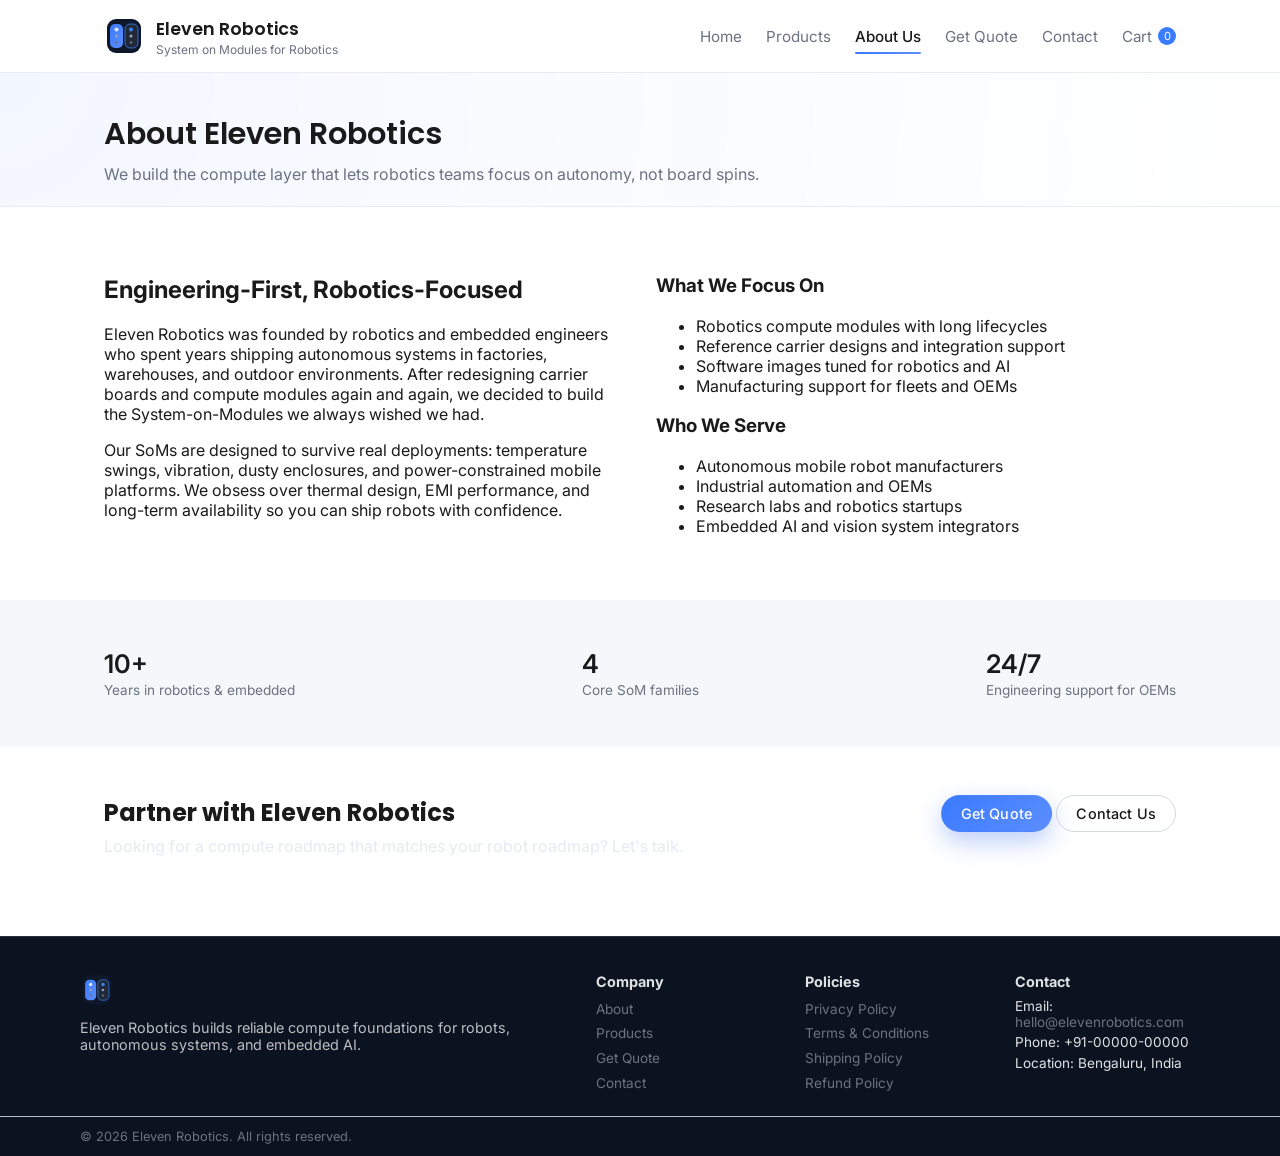
<file: about.html>
<!DOCTYPE html>
<html lang="en">
<head>
  <meta charset="UTF-8">
  <title>Eleven Robotics | Robotics System on Modules</title>
  <meta name="description" content="Learn about Eleven Robotics, a company building robust System on Modules for robotics, automation, and embedded AI systems.">
  <meta name="viewport" content="width=device-width, initial-scale=1">

  <link rel="preconnect" href="https://fonts.googleapis.com">
  <link rel="preconnect" href="https://fonts.gstatic.com" crossorigin>
  <link href="https://fonts.googleapis.com/css2?family=Inter:wght@300;400;500;600;700&family=Poppins:wght@400;500;600;700&display=swap" rel="stylesheet">

  <link rel="stylesheet" href="assets/css/style.css">
</head>
<body>
  <header class="site-header">
    <div class="container header-inner">
      <a href="index.html" class="brand">
        <img src="assets/images/logo.svg" alt="Eleven Robotics logo" class="brand-logo">
        <span class="brand-text">
          <span class="brand-name">Eleven Robotics</span>
          <span class="brand-tagline">System on Modules for Robotics</span>
        </span>
      </a>
      <nav class="main-nav" id="main-nav">
        <ul>
          <li><a href="index.html" class="nav-link">Home</a></li>
          <li><a href="products.html" class="nav-link">Products</a></li>
          <li><a href="about.html" class="nav-link active">About Us</a></li>
          <li><a href="quote.html" class="nav-link">Get Quote</a></li>
          <li><a href="contact.html" class="nav-link">Contact</a></li>
          <li>
            <a href="cart.html" class="nav-link nav-cart-link">
              Cart
              <span class="cart-count-badge" id="cart-count">0</span>
            </a>
          </li>
        </ul>
      </nav>
      <button class="nav-toggle" id="nav-toggle" aria-label="Toggle navigation">
        <span class="nav-toggle-line"></span>
        <span class="nav-toggle-line"></span>
      </button>
    </div>
  </header>

  <main>
    <section class="page-hero">
      <div class="container">
        <h1>About Eleven Robotics</h1>
        <p>We build the compute layer that lets robotics teams focus on autonomy, not board spins.</p>
      </div>
    </section>

    <section class="section">
      <div class="container about-grid">
        <div class="about-copy">
          <h2>Engineering-First, Robotics-Focused</h2>
          <p>
            Eleven Robotics was founded by robotics and embedded engineers who spent years shipping autonomous systems
            in factories, warehouses, and outdoor environments. After redesigning carrier boards and compute modules
            again and again, we decided to build the System-on-Modules we always wished we had.
          </p>
          <p>
            Our SoMs are designed to survive real deployments: temperature swings, vibration, dusty enclosures, and
            power-constrained mobile platforms. We obsess over thermal design, EMI performance, and long-term
            availability so you can ship robots with confidence.
          </p>
        </div>
        <div class="about-panels">
          <article class="about-card">
            <h3>What We Focus On</h3>
            <ul>
              <li>Robotics compute modules with long lifecycles</li>
              <li>Reference carrier designs and integration support</li>
              <li>Software images tuned for robotics and AI</li>
              <li>Manufacturing support for fleets and OEMs</li>
            </ul>
          </article>
          <article class="about-card">
            <h3>Who We Serve</h3>
            <ul>
              <li>Autonomous mobile robot manufacturers</li>
              <li>Industrial automation and OEMs</li>
              <li>Research labs and robotics startups</li>
              <li>Embedded AI and vision system integrators</li>
            </ul>
          </article>
        </div>
      </div>
    </section>

    <section class="section section-alt">
      <div class="container about-numbers">
        <div class="about-number">
          <span class="about-number-value">10+</span>
          <span class="about-number-label">Years in robotics &amp; embedded</span>
        </div>
        <div class="about-number">
          <span class="about-number-value">4</span>
          <span class="about-number-label">Core SoM families</span>
        </div>
        <div class="about-number">
          <span class="about-number-value">24/7</span>
          <span class="about-number-label">Engineering support for OEMs</span>
        </div>
      </div>
    </section>

    <section class="section">
      <div class="container cta-inner cta-inner-simple">
        <div>
          <h2>Partner with Eleven Robotics</h2>
          <p>Looking for a compute roadmap that matches your robot roadmap? Let&apos;s talk.</p>
        </div>
        <div>
          <a href="quote.html" class="btn btn-primary">Get Quote</a>
          <a href="contact.html" class="btn btn-ghost">Contact Us</a>
        </div>
      </div>
    </section>
  </main>

  <footer class="site-footer">
    <div class="container footer-inner">
      <div class="footer-brand">
        <img src="assets/images/logo.svg" alt="Eleven Robotics logo" class="footer-logo">
        <p>Eleven Robotics builds reliable compute foundations for robots, autonomous systems, and embedded AI.</p>
      </div>
      <div class="footer-columns">
        <div class="footer-column">
          <h4>Company</h4>
          <ul>
            <li><a href="about.html">About</a></li>
            <li><a href="products.html">Products</a></li>
            <li><a href="quote.html">Get Quote</a></li>
            <li><a href="contact.html">Contact</a></li>
          </ul>
        </div>
        <div class="footer-column">
          <h4>Policies</h4>
          <ul>
            <li><a href="policies/privacy-policy.html">Privacy Policy</a></li>
            <li><a href="policies/terms.html">Terms &amp; Conditions</a></li>
            <li><a href="policies/shipping.html">Shipping Policy</a></li>
            <li><a href="policies/refund.html">Refund Policy</a></li>
          </ul>
        </div>
        <div class="footer-column">
          <h4>Contact</h4>
          <ul class="footer-contact-list">
            <li>Email: <a href="mailto:hello@elevenrobotics.com">hello@elevenrobotics.com</a></li>
            <li>Phone: +91-00000-00000</li>
            <li>Location: Bengaluru, India</li>
          </ul>
        </div>
      </div>
    </div>
    <div class="footer-bottom">
      <div class="container footer-bottom-inner">
        <span>&copy; <span id="footer-year"></span> Eleven Robotics. All rights reserved.</span>
      </div>
    </div>
  </footer>

  <script src="assets/js/products.js"></script>
  <script src="assets/js/cart.js"></script>
  <script src="assets/js/main.js"></script>
</body>
</html>
</file>
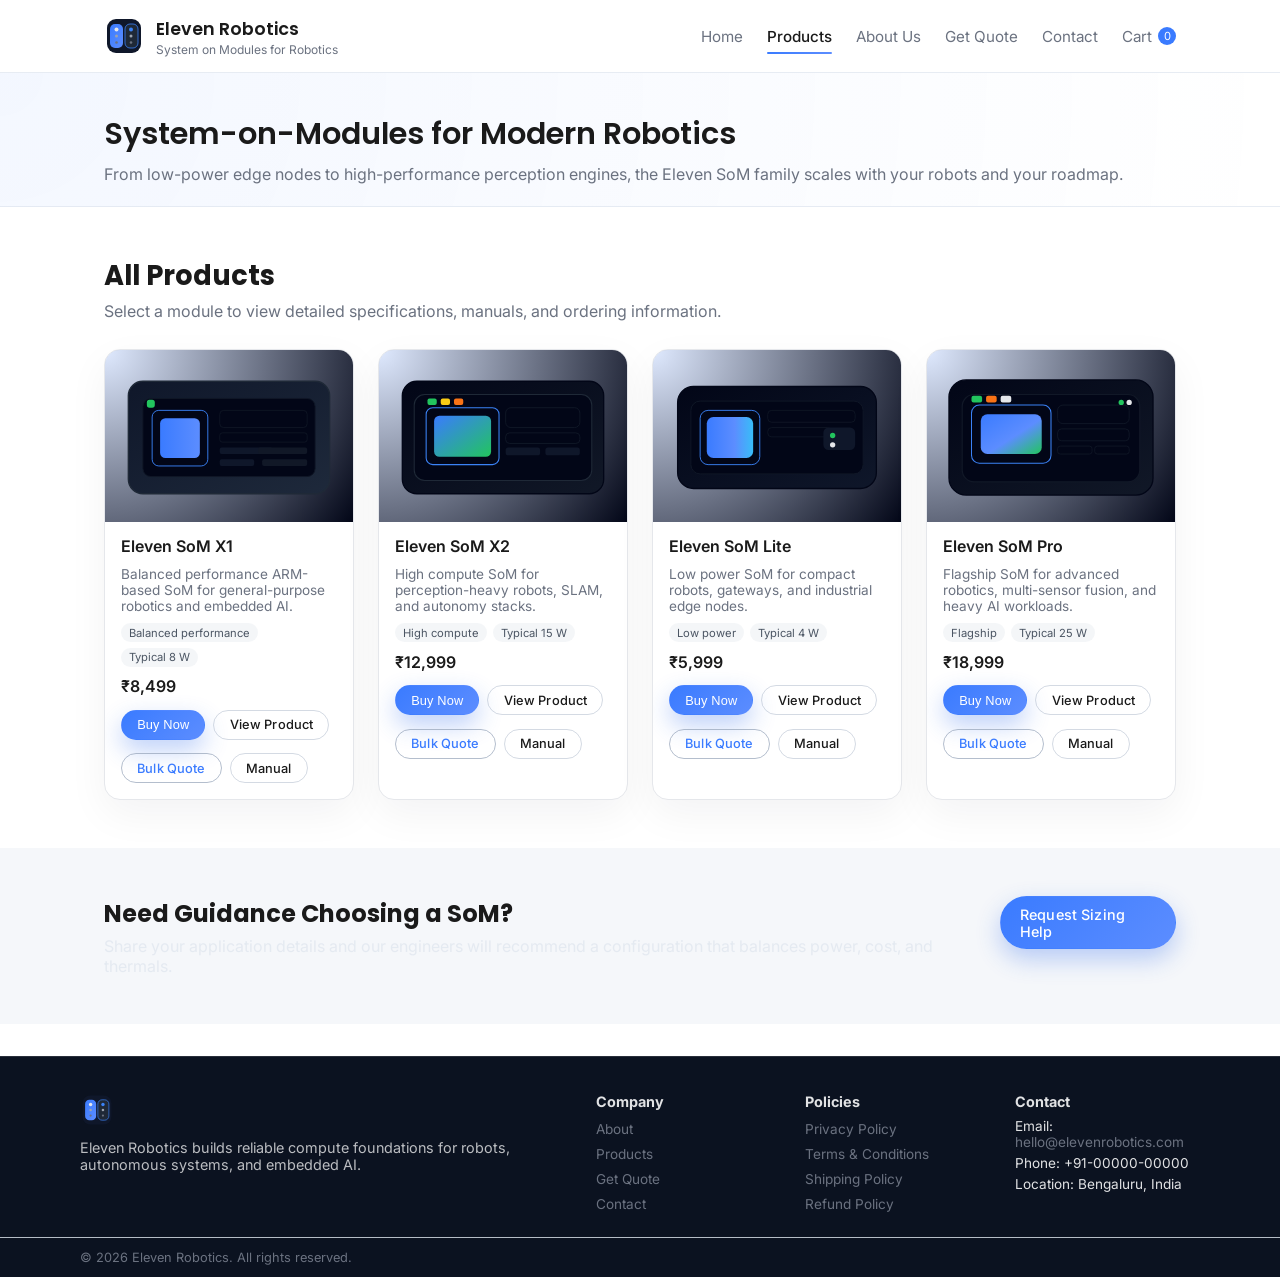
<file: products.html>
<!DOCTYPE html>
<html lang="en">
<head>
  <meta charset="UTF-8">
  <title>Eleven Robotics | Robotics System on Modules</title>
  <meta name="description" content="Browse the Eleven Robotics family of System on Modules for robotics, automation, and embedded AI systems.">
  <meta name="viewport" content="width=device-width, initial-scale=1">

  <link rel="preconnect" href="https://fonts.googleapis.com">
  <link rel="preconnect" href="https://fonts.gstatic.com" crossorigin>
  <link href="https://fonts.googleapis.com/css2?family=Inter:wght@300;400;500;600;700&family=Poppins:wght@400;500;600;700&display=swap" rel="stylesheet">

  <link rel="stylesheet" href="assets/css/style.css">
</head>
<body>
  <header class="site-header">
    <div class="container header-inner">
      <a href="index.html" class="brand">
        <img src="assets/images/logo.svg" alt="Eleven Robotics logo" class="brand-logo">
        <span class="brand-text">
          <span class="brand-name">Eleven Robotics</span>
          <span class="brand-tagline">System on Modules for Robotics</span>
        </span>
      </a>
      <nav class="main-nav" id="main-nav">
        <ul>
          <li><a href="index.html" class="nav-link">Home</a></li>
          <li><a href="products.html" class="nav-link active">Products</a></li>
          <li><a href="about.html" class="nav-link">About Us</a></li>
          <li><a href="quote.html" class="nav-link">Get Quote</a></li>
          <li><a href="contact.html" class="nav-link">Contact</a></li>
          <li>
            <a href="cart.html" class="nav-link nav-cart-link">
              Cart
              <span class="cart-count-badge" id="cart-count">0</span>
            </a>
          </li>
        </ul>
      </nav>
      <button class="nav-toggle" id="nav-toggle" aria-label="Toggle navigation">
        <span class="nav-toggle-line"></span>
        <span class="nav-toggle-line"></span>
      </button>
    </div>
  </header>

  <main>
    <section class="page-hero">
      <div class="container">
        <h1>System-on-Modules for Modern Robotics</h1>
        <p>
          From low-power edge nodes to high-performance perception engines, the Eleven SoM family scales with your
          robots and your roadmap.
        </p>
      </div>
    </section>

    <section class="section">
      <div class="container section-header">
        <h2>All Products</h2>
        <p>Select a module to view detailed specifications, manuals, and ordering information.</p>
      </div>
      <div class="container">
        <div class="products-grid" id="all-products-grid" aria-live="polite">
          <!-- Filled by JS -->
        </div>
      </div>
    </section>

    <section class="section section-alt">
      <div class="container cta-inner cta-inner-simple">
        <div>
          <h2>Need Guidance Choosing a SoM?</h2>
          <p>Share your application details and our engineers will recommend a configuration that balances power, cost, and thermals.</p>
        </div>
        <div>
          <a href="quote.html" class="btn btn-primary">Request Sizing Help</a>
        </div>
      </div>
    </section>
  </main>

  <footer class="site-footer">
    <div class="container footer-inner">
      <div class="footer-brand">
        <img src="assets/images/logo.svg" alt="Eleven Robotics logo" class="footer-logo">
        <p>Eleven Robotics builds reliable compute foundations for robots, autonomous systems, and embedded AI.</p>
      </div>
      <div class="footer-columns">
        <div class="footer-column">
          <h4>Company</h4>
          <ul>
            <li><a href="about.html">About</a></li>
            <li><a href="products.html">Products</a></li>
            <li><a href="quote.html">Get Quote</a></li>
            <li><a href="contact.html">Contact</a></li>
          </ul>
        </div>
        <div class="footer-column">
          <h4>Policies</h4>
          <ul>
            <li><a href="policies/privacy-policy.html">Privacy Policy</a></li>
            <li><a href="policies/terms.html">Terms &amp; Conditions</a></li>
            <li><a href="policies/shipping.html">Shipping Policy</a></li>
            <li><a href="policies/refund.html">Refund Policy</a></li>
          </ul>
        </div>
        <div class="footer-column">
          <h4>Contact</h4>
          <ul class="footer-contact-list">
            <li>Email: <a href="mailto:hello@elevenrobotics.com">hello@elevenrobotics.com</a></li>
            <li>Phone: +91-00000-00000</li>
            <li>Location: Bengaluru, India</li>
          </ul>
        </div>
      </div>
    </div>
    <div class="footer-bottom">
      <div class="container footer-bottom-inner">
        <span>&copy; <span id="footer-year"></span> Eleven Robotics. All rights reserved.</span>
      </div>
    </div>
  </footer>

  <script src="assets/js/products.js"></script>
  <script src="assets/js/cart.js"></script>
  <script src="assets/js/main.js"></script>
  <script>
    document.addEventListener('DOMContentLoaded', function () {
      var container = document.getElementById('all-products-grid');
      if (!container || !window.products) return;

      products.forEach(function (product) {
        var card = document.createElement('article');
        card.className = 'product-card';
        card.innerHTML = `
          <div class="product-card-image">
            <img src="${product.image}" alt="${product.name}">
          </div>
          <div class="product-card-body">
            <h3>${product.name}</h3>
            <p class="product-card-description">${product.description}</p>
            <ul class="product-card-tags">
              <li>${product.category}</li>
              <li>${product.power}</li>
            </ul>
            <p class="product-card-price">₹${product.price.toLocaleString("en-IN")}</p>
            <div class="product-card-actions">
              <button class="btn btn-sm btn-primary" data-buy-now data-product-id="${product.id}">Buy Now</button>
              <a class="btn btn-sm btn-ghost" href="${product.detailPage}">View Product</a>
            </div>
            <div class="product-card-actions">
              <a class="btn btn-sm btn-outline" href="quote.html?product=${encodeURIComponent(product.name)}">Bulk Quote</a>
              <a class="btn btn-sm btn-ghost" href="assets/manuals/user-manual.pdf" download>Manual</a>
            </div>
          </div>
        `;
        container.appendChild(card);
      });

      if (window.Cart) {
        Cart.bindAddToCartButtons();
      }

      // Buy Now: add 1 item and jump to checkout section on cart page
      var buyNowButtons = document.querySelectorAll("[data-buy-now][data-product-id]");
      buyNowButtons.forEach(function (btn) {
        btn.addEventListener("click", function () {
          var id = btn.getAttribute("data-product-id");
          if (window.Cart) {
            Cart.addToCart(id, 1);
          }
          window.location.href = "cart.html?checkout=1";
        });
      });
    });
  </script>
</body>
</html>
</file>
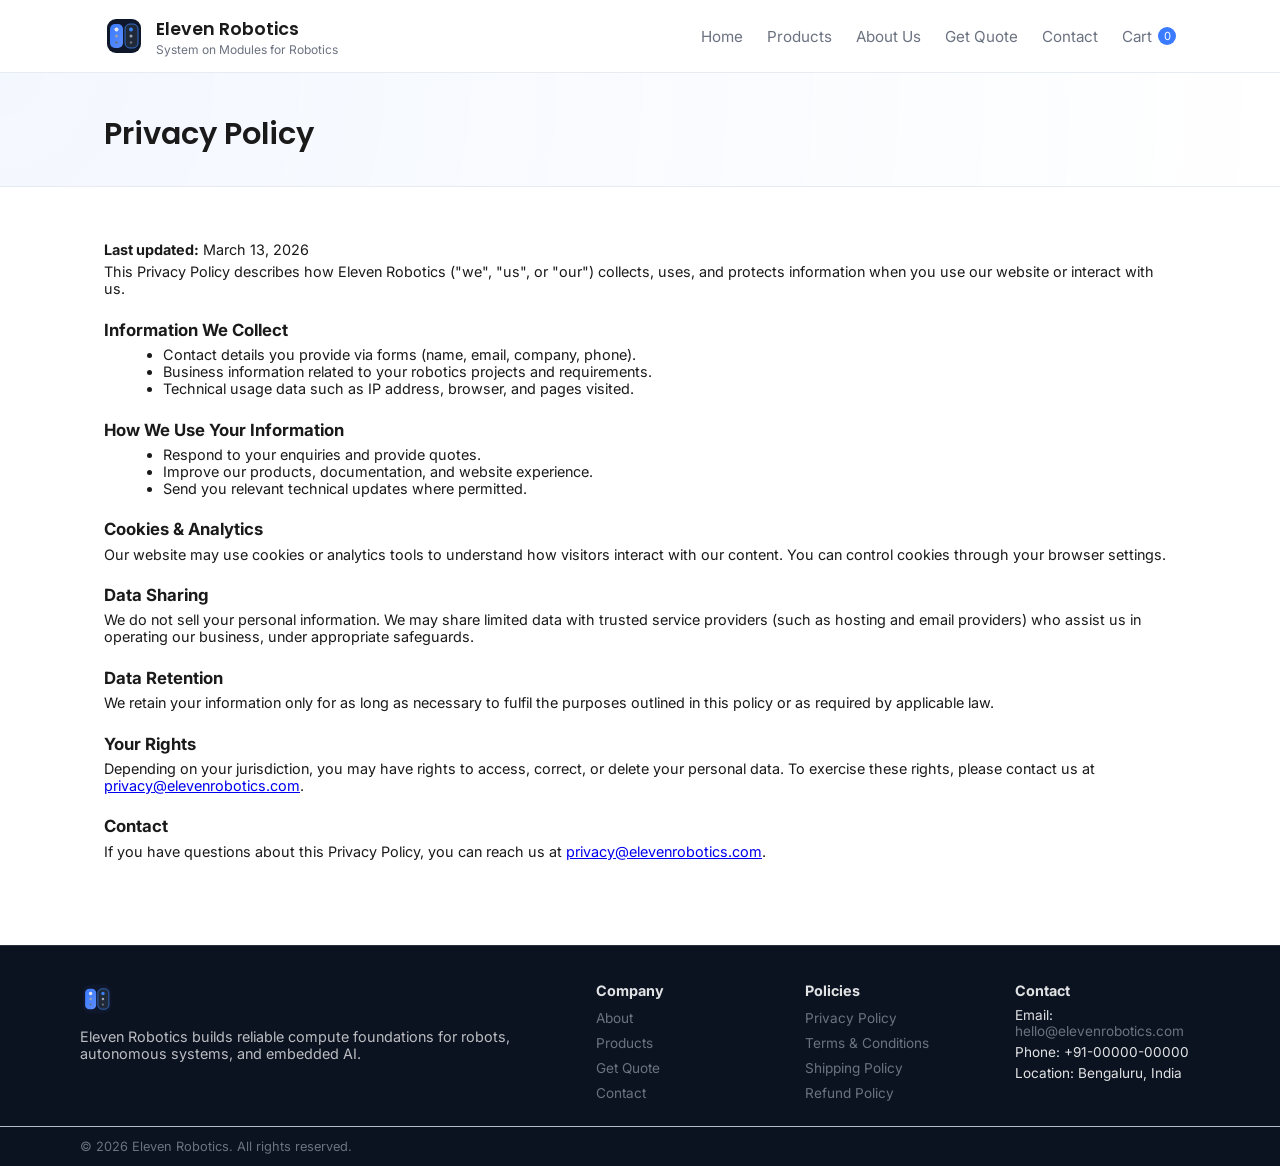
<file: policies/privacy-policy.html>
<!DOCTYPE html>
<html lang="en">
<head>
  <meta charset="UTF-8">
  <title>Eleven Robotics | Robotics System on Modules</title>
  <meta name="description" content="Privacy Policy for Eleven Robotics, a provider of System on Modules for robotics and embedded AI systems.">
  <meta name="viewport" content="width=device-width, initial-scale=1">

  <link rel="preconnect" href="https://fonts.googleapis.com">
  <link rel="preconnect" href="https://fonts.gstatic.com" crossorigin>
  <link href="https://fonts.googleapis.com/css2?family=Inter:wght@300;400;500;600;700&family=Poppins:wght@400;500;600;700&display=swap" rel="stylesheet">

  <link rel="stylesheet" href="../assets/css/style.css">
</head>
<body>
  <header class="site-header">
    <div class="container header-inner">
      <a href="../index.html" class="brand">
        <img src="../assets/images/logo.svg" alt="Eleven Robotics logo" class="brand-logo">
        <span class="brand-text">
          <span class="brand-name">Eleven Robotics</span>
          <span class="brand-tagline">System on Modules for Robotics</span>
        </span>
      </a>
      <nav class="main-nav" id="main-nav">
        <ul>
          <li><a href="../index.html" class="nav-link">Home</a></li>
          <li><a href="../products.html" class="nav-link">Products</a></li>
          <li><a href="../about.html" class="nav-link">About Us</a></li>
          <li><a href="../quote.html" class="nav-link">Get Quote</a></li>
          <li><a href="../contact.html" class="nav-link">Contact</a></li>
          <li>
            <a href="../cart.html" class="nav-link nav-cart-link">
              Cart
              <span class="cart-count-badge" id="cart-count">0</span>
            </a>
          </li>
        </ul>
      </nav>
      <button class="nav-toggle" id="nav-toggle" aria-label="Toggle navigation">
        <span class="nav-toggle-line"></span>
        <span class="nav-toggle-line"></span>
      </button>
    </div>
  </header>

  <main>
    <section class="page-hero">
      <div class="container">
        <h1>Privacy Policy</h1>
      </div>
    </section>

    <section class="section">
      <div class="container policy-content">
        <p><strong>Last updated:</strong> March 13, 2026</p>

        <p>
          This Privacy Policy describes how Eleven Robotics ("we", "us", or "our") collects, uses, and protects
          information when you use our website or interact with us.
        </p>

        <h2>Information We Collect</h2>
        <ul>
          <li>Contact details you provide via forms (name, email, company, phone).</li>
          <li>Business information related to your robotics projects and requirements.</li>
          <li>Technical usage data such as IP address, browser, and pages visited.</li>
        </ul>

        <h2>How We Use Your Information</h2>
        <ul>
          <li>Respond to your enquiries and provide quotes.</li>
          <li>Improve our products, documentation, and website experience.</li>
          <li>Send you relevant technical updates where permitted.</li>
        </ul>

        <h2>Cookies &amp; Analytics</h2>
        <p>
          Our website may use cookies or analytics tools to understand how visitors interact with our content.
          You can control cookies through your browser settings.
        </p>

        <h2>Data Sharing</h2>
        <p>
          We do not sell your personal information. We may share limited data with trusted service providers
          (such as hosting and email providers) who assist us in operating our business, under appropriate safeguards.
        </p>

        <h2>Data Retention</h2>
        <p>
          We retain your information only for as long as necessary to fulfil the purposes outlined in this policy
          or as required by applicable law.
        </p>

        <h2>Your Rights</h2>
        <p>
          Depending on your jurisdiction, you may have rights to access, correct, or delete your personal data.
          To exercise these rights, please contact us at
          <a href="mailto:privacy@elevenrobotics.com">privacy@elevenrobotics.com</a>.
        </p>

        <h2>Contact</h2>
        <p>
          If you have questions about this Privacy Policy, you can reach us at
          <a href="mailto:privacy@elevenrobotics.com">privacy@elevenrobotics.com</a>.
        </p>
      </div>
    </section>
  </main>

  <footer class="site-footer">
    <div class="container footer-inner">
      <div class="footer-brand">
        <img src="../assets/images/logo.svg" alt="Eleven Robotics logo" class="footer-logo">
        <p>Eleven Robotics builds reliable compute foundations for robots, autonomous systems, and embedded AI.</p>
      </div>
      <div class="footer-columns">
        <div class="footer-column">
          <h4>Company</h4>
          <ul>
            <li><a href="../about.html">About</a></li>
            <li><a href="../products.html">Products</a></li>
            <li><a href="../quote.html">Get Quote</a></li>
            <li><a href="../contact.html">Contact</a></li>
          </ul>
        </div>
        <div class="footer-column">
          <h4>Policies</h4>
          <ul>
            <li><a href="privacy-policy.html">Privacy Policy</a></li>
            <li><a href="terms.html">Terms &amp; Conditions</a></li>
            <li><a href="shipping.html">Shipping Policy</a></li>
            <li><a href="refund.html">Refund Policy</a></li>
          </ul>
        </div>
        <div class="footer-column">
          <h4>Contact</h4>
          <ul class="footer-contact-list">
            <li>Email: <a href="mailto:hello@elevenrobotics.com">hello@elevenrobotics.com</a></li>
            <li>Phone: +91-00000-00000</li>
            <li>Location: Bengaluru, India</li>
          </ul>
        </div>
      </div>
    </div>
    <div class="footer-bottom">
      <div class="container footer-bottom-inner">
        <span>&copy; <span id="footer-year"></span> Eleven Robotics. All rights reserved.</span>
      </div>
    </div>
  </footer>

  <script src="../assets/js/products.js"></script>
  <script src="../assets/js/cart.js"></script>
  <script src="../assets/js/main.js"></script>
</body>
</html>
</file>
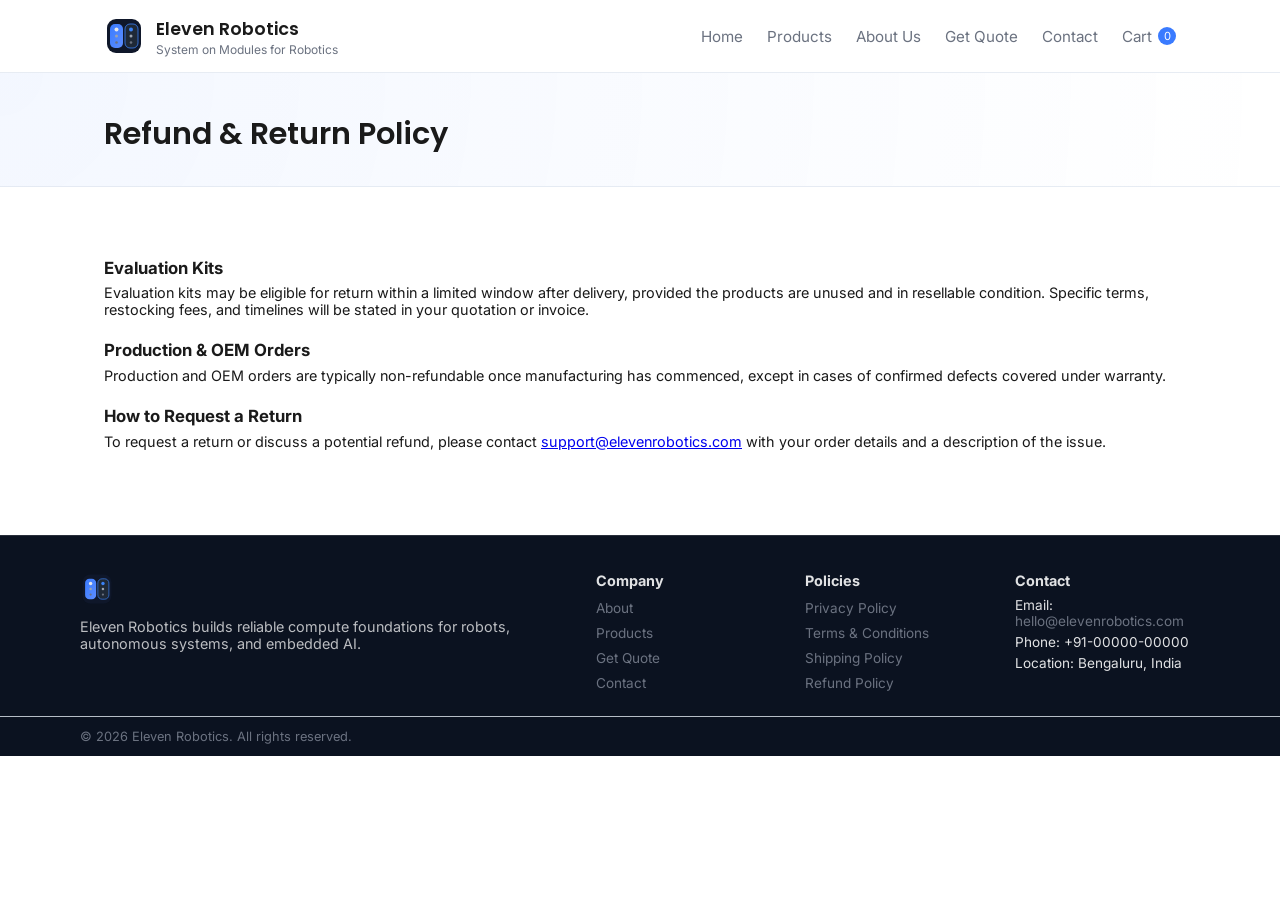
<file: policies/refund.html>
<!DOCTYPE html>
<html lang="en">
<head>
  <meta charset="UTF-8">
  <title>Eleven Robotics | Robotics System on Modules</title>
  <meta name="description" content="Refund and Return Policy for Eleven Robotics System on Modules and evaluation kits.">
  <meta name="viewport" content="width=device-width, initial-scale=1">

  <link rel="preconnect" href="https://fonts.googleapis.com">
  <link rel="preconnect" href="https://fonts.gstatic.com" crossorigin>
  <link href="https://fonts.googleapis.com/css2?family=Inter:wght@300;400;500;600;700&family=Poppins:wght@400;500;600;700&display=swap" rel="stylesheet">

  <link rel="stylesheet" href="../assets/css/style.css">
</head>
<body>
  <header class="site-header">
    <div class="container header-inner">
      <a href="../index.html" class="brand">
        <img src="../assets/images/logo.svg" alt="Eleven Robotics logo" class="brand-logo">
        <span class="brand-text">
          <span class="brand-name">Eleven Robotics</span>
          <span class="brand-tagline">System on Modules for Robotics</span>
        </span>
      </a>
      <nav class="main-nav" id="main-nav">
        <ul>
          <li><a href="../index.html" class="nav-link">Home</a></li>
          <li><a href="../products.html" class="nav-link">Products</a></li>
          <li><a href="../about.html" class="nav-link">About Us</a></li>
          <li><a href="../quote.html" class="nav-link">Get Quote</a></li>
          <li><a href="../contact.html" class="nav-link">Contact</a></li>
          <li>
            <a href="../cart.html" class="nav-link nav-cart-link">
              Cart
              <span class="cart-count-badge" id="cart-count">0</span>
            </a>
          </li>
        </ul>
      </nav>
      <button class="nav-toggle" id="nav-toggle" aria-label="Toggle navigation">
        <span class="nav-toggle-line"></span>
        <span class="nav-toggle-line"></span>
      </button>
    </div>
  </header>

  <main>
    <section class="page-hero">
      <div class="container">
        <h1>Refund &amp; Return Policy</h1>
      </div>
    </section>

    <section class="section">
      <div class="container policy-content">
        <h2>Evaluation Kits</h2>
        <p>
          Evaluation kits may be eligible for return within a limited window after delivery, provided the products are
          unused and in resellable condition. Specific terms, restocking fees, and timelines will be stated in your
          quotation or invoice.
        </p>

        <h2>Production &amp; OEM Orders</h2>
        <p>
          Production and OEM orders are typically non-refundable once manufacturing has commenced, except in cases of
          confirmed defects covered under warranty.
        </p>

        <h2>How to Request a Return</h2>
        <p>
          To request a return or discuss a potential refund, please contact
          <a href="mailto:support@elevenrobotics.com">support@elevenrobotics.com</a> with your order details and a
          description of the issue.
        </p>
      </div>
    </section>
  </main>

  <footer class="site-footer">
    <div class="container footer-inner">
      <div class="footer-brand">
        <img src="../assets/images/logo.svg" alt="Eleven Robotics logo" class="footer-logo">
        <p>Eleven Robotics builds reliable compute foundations for robots, autonomous systems, and embedded AI.</p>
      </div>
      <div class="footer-columns">
        <div class="footer-column">
          <h4>Company</h4>
          <ul>
            <li><a href="../about.html">About</a></li>
            <li><a href="../products.html">Products</a></li>
            <li><a href="../quote.html">Get Quote</a></li>
            <li><a href="../contact.html">Contact</a></li>
          </ul>
        </div>
        <div class="footer-column">
          <h4>Policies</h4>
          <ul>
            <li><a href="privacy-policy.html">Privacy Policy</a></li>
            <li><a href="terms.html">Terms &amp; Conditions</a></li>
            <li><a href="shipping.html">Shipping Policy</a></li>
            <li><a href="refund.html">Refund Policy</a></li>
          </ul>
        </div>
        <div class="footer-column">
          <h4>Contact</h4>
          <ul class="footer-contact-list">
            <li>Email: <a href="mailto:hello@elevenrobotics.com">hello@elevenrobotics.com</a></li>
            <li>Phone: +91-00000-00000</li>
            <li>Location: Bengaluru, India</li>
          </ul>
        </div>
      </div>
    </div>
    <div class="footer-bottom">
      <div class="container footer-bottom-inner">
        <span>&copy; <span id="footer-year"></span> Eleven Robotics. All rights reserved.</span>
      </div>
    </div>
  </footer>

  <script src="../assets/js/products.js"></script>
  <script src="../assets/js/cart.js"></script>
  <script src="../assets/js/main.js"></script>
</body>
</html>
</file>
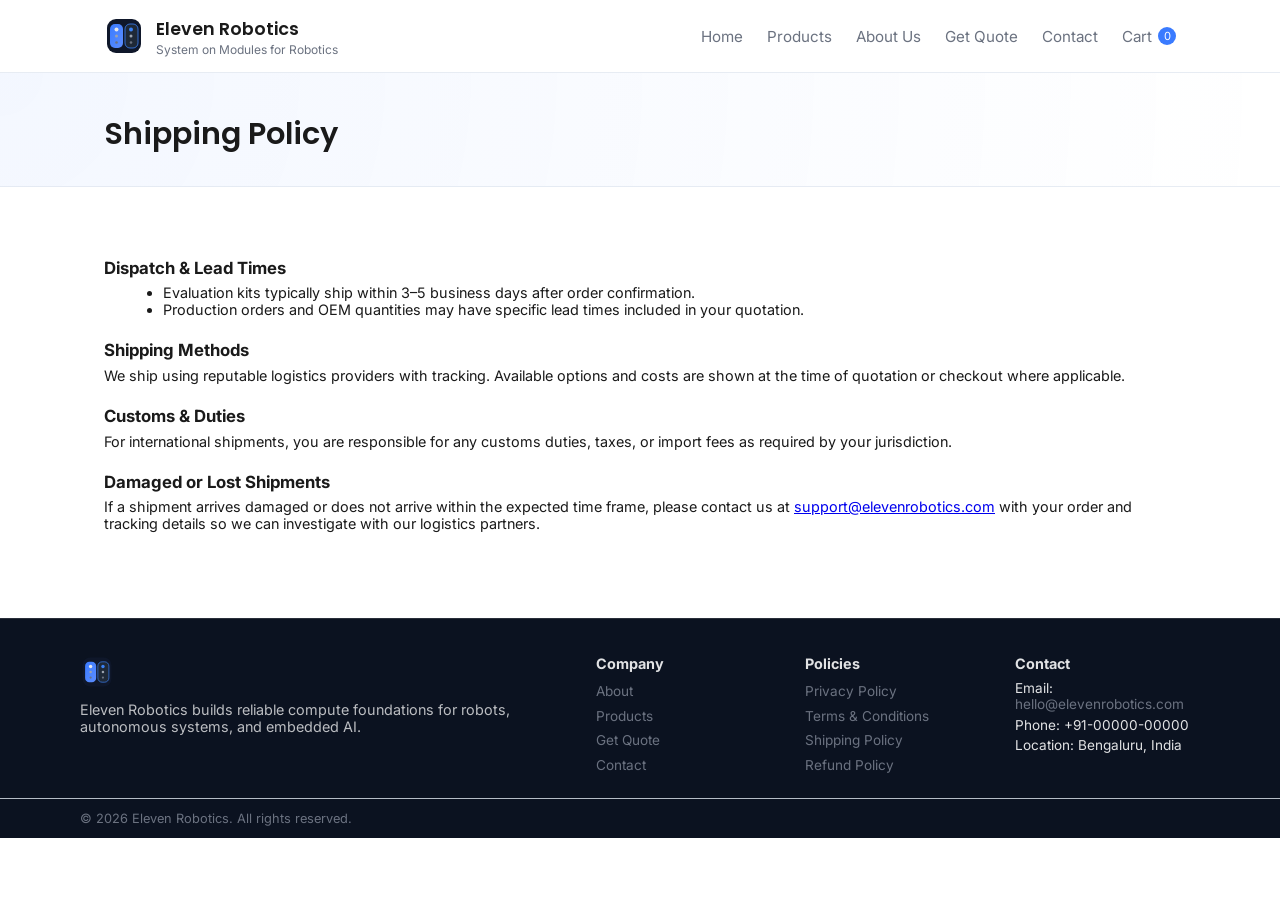
<file: policies/shipping.html>
<!DOCTYPE html>
<html lang="en">
<head>
  <meta charset="UTF-8">
  <title>Eleven Robotics | Robotics System on Modules</title>
  <meta name="description" content="Shipping Policy for Eleven Robotics System on Modules and evaluation kits.">
  <meta name="viewport" content="width=device-width, initial-scale=1">

  <link rel="preconnect" href="https://fonts.googleapis.com">
  <link rel="preconnect" href="https://fonts.gstatic.com" crossorigin>
  <link href="https://fonts.googleapis.com/css2?family=Inter:wght@300;400;500;600;700&family=Poppins:wght@400;500;600;700&display=swap" rel="stylesheet">

  <link rel="stylesheet" href="../assets/css/style.css">
</head>
<body>
  <header class="site-header">
    <div class="container header-inner">
      <a href="../index.html" class="brand">
        <img src="../assets/images/logo.svg" alt="Eleven Robotics logo" class="brand-logo">
        <span class="brand-text">
          <span class="brand-name">Eleven Robotics</span>
          <span class="brand-tagline">System on Modules for Robotics</span>
        </span>
      </a>
      <nav class="main-nav" id="main-nav">
        <ul>
          <li><a href="../index.html" class="nav-link">Home</a></li>
          <li><a href="../products.html" class="nav-link">Products</a></li>
          <li><a href="../about.html" class="nav-link">About Us</a></li>
          <li><a href="../quote.html" class="nav-link">Get Quote</a></li>
          <li><a href="../contact.html" class="nav-link">Contact</a></li>
          <li>
            <a href="../cart.html" class="nav-link nav-cart-link">
              Cart
              <span class="cart-count-badge" id="cart-count">0</span>
            </a>
          </li>
        </ul>
      </nav>
      <button class="nav-toggle" id="nav-toggle" aria-label="Toggle navigation">
        <span class="nav-toggle-line"></span>
        <span class="nav-toggle-line"></span>
      </button>
    </div>
  </header>

  <main>
    <section class="page-hero">
      <div class="container">
        <h1>Shipping Policy</h1>
      </div>
    </section>

    <section class="section">
      <div class="container policy-content">
        <h2>Dispatch &amp; Lead Times</h2>
        <ul>
          <li>Evaluation kits typically ship within 3–5 business days after order confirmation.</li>
          <li>Production orders and OEM quantities may have specific lead times included in your quotation.</li>
        </ul>

        <h2>Shipping Methods</h2>
        <p>
          We ship using reputable logistics providers with tracking. Available options and costs are shown at the time
          of quotation or checkout where applicable.
        </p>

        <h2>Customs &amp; Duties</h2>
        <p>
          For international shipments, you are responsible for any customs duties, taxes, or import fees as required by
          your jurisdiction.
        </p>

        <h2>Damaged or Lost Shipments</h2>
        <p>
          If a shipment arrives damaged or does not arrive within the expected time frame, please contact us at
          <a href="mailto:support@elevenrobotics.com">support@elevenrobotics.com</a> with your order and tracking
          details so we can investigate with our logistics partners.
        </p>
      </div>
    </section>
  </main>

  <footer class="site-footer">
    <div class="container footer-inner">
      <div class="footer-brand">
        <img src="../assets/images/logo.svg" alt="Eleven Robotics logo" class="footer-logo">
        <p>Eleven Robotics builds reliable compute foundations for robots, autonomous systems, and embedded AI.</p>
      </div>
      <div class="footer-columns">
        <div class="footer-column">
          <h4>Company</h4>
          <ul>
            <li><a href="../about.html">About</a></li>
            <li><a href="../products.html">Products</a></li>
            <li><a href="../quote.html">Get Quote</a></li>
            <li><a href="../contact.html">Contact</a></li>
          </ul>
        </div>
        <div class="footer-column">
          <h4>Policies</h4>
          <ul>
            <li><a href="privacy-policy.html">Privacy Policy</a></li>
            <li><a href="terms.html">Terms &amp; Conditions</a></li>
            <li><a href="shipping.html">Shipping Policy</a></li>
            <li><a href="refund.html">Refund Policy</a></li>
          </ul>
        </div>
        <div class="footer-column">
          <h4>Contact</h4>
          <ul class="footer-contact-list">
            <li>Email: <a href="mailto:hello@elevenrobotics.com">hello@elevenrobotics.com</a></li>
            <li>Phone: +91-00000-00000</li>
            <li>Location: Bengaluru, India</li>
          </ul>
        </div>
      </div>
    </div>
    <div class="footer-bottom">
      <div class="container footer-bottom-inner">
        <span>&copy; <span id="footer-year"></span> Eleven Robotics. All rights reserved.</span>
      </div>
    </div>
  </footer>

  <script src="../assets/js/products.js"></script>
  <script src="../assets/js/cart.js"></script>
  <script src="../assets/js/main.js"></script>
</body>
</html>
</file>
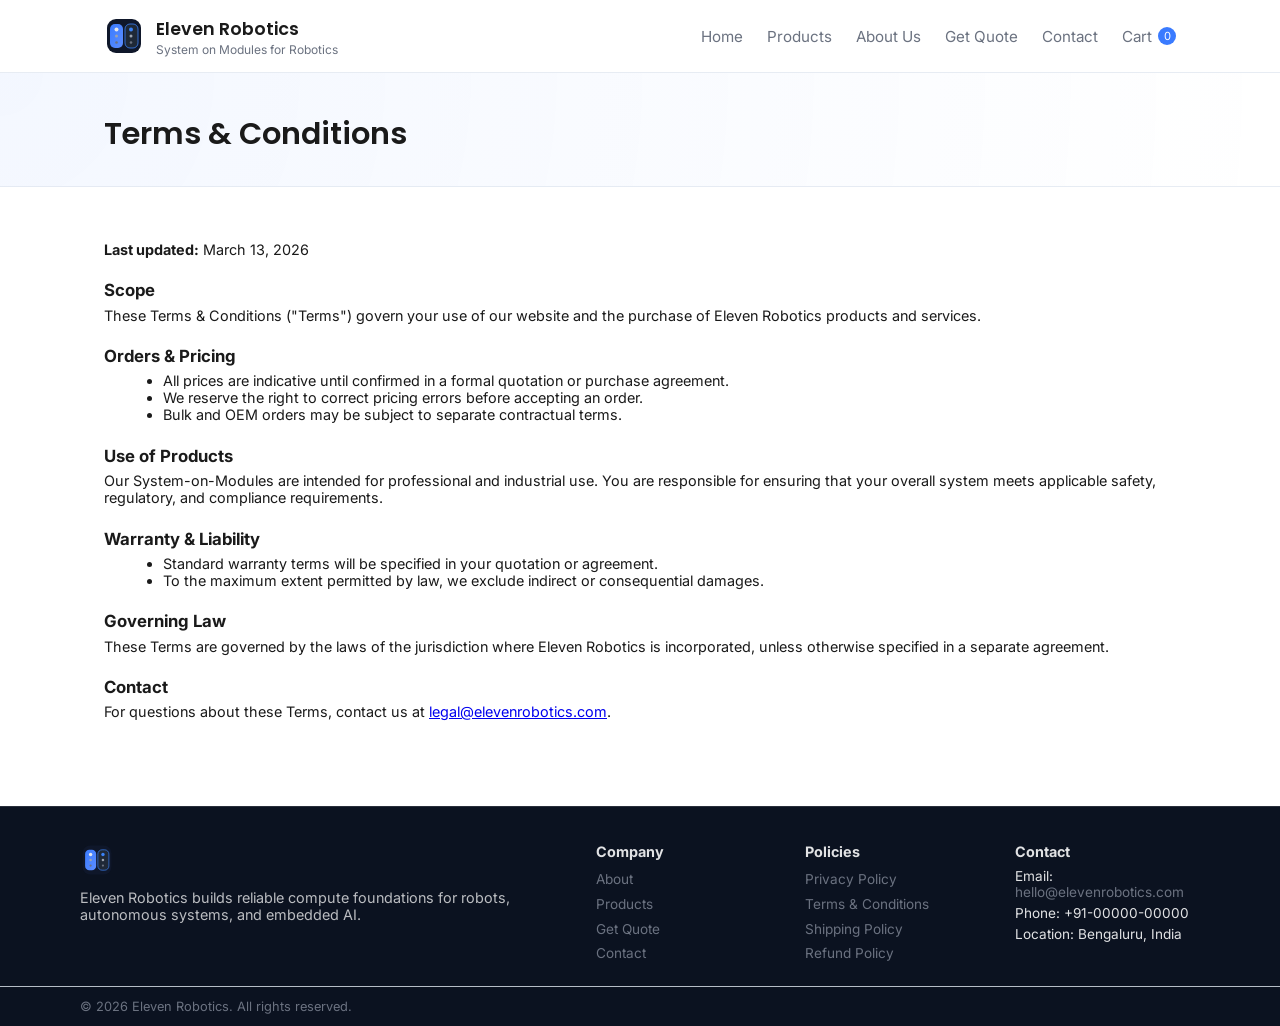
<file: policies/terms.html>
<!DOCTYPE html>
<html lang="en">
<head>
  <meta charset="UTF-8">
  <title>Eleven Robotics | Robotics System on Modules</title>
  <meta name="description" content="Terms and Conditions for purchasing Eleven Robotics System on Modules and related services.">
  <meta name="viewport" content="width=device-width, initial-scale=1">

  <link rel="preconnect" href="https://fonts.googleapis.com">
  <link rel="preconnect" href="https://fonts.gstatic.com" crossorigin>
  <link href="https://fonts.googleapis.com/css2?family=Inter:wght@300;400;500;600;700&family=Poppins:wght@400;500;600;700&display=swap" rel="stylesheet">

  <link rel="stylesheet" href="../assets/css/style.css">
</head>
<body>
  <header class="site-header">
    <div class="container header-inner">
      <a href="../index.html" class="brand">
        <img src="../assets/images/logo.svg" alt="Eleven Robotics logo" class="brand-logo">
        <span class="brand-text">
          <span class="brand-name">Eleven Robotics</span>
          <span class="brand-tagline">System on Modules for Robotics</span>
        </span>
      </a>
      <nav class="main-nav" id="main-nav">
        <ul>
          <li><a href="../index.html" class="nav-link">Home</a></li>
          <li><a href="../products.html" class="nav-link">Products</a></li>
          <li><a href="../about.html" class="nav-link">About Us</a></li>
          <li><a href="../quote.html" class="nav-link">Get Quote</a></li>
          <li><a href="../contact.html" class="nav-link">Contact</a></li>
          <li>
            <a href="../cart.html" class="nav-link nav-cart-link">
              Cart
              <span class="cart-count-badge" id="cart-count">0</span>
            </a>
          </li>
        </ul>
      </nav>
      <button class="nav-toggle" id="nav-toggle" aria-label="Toggle navigation">
        <span class="nav-toggle-line"></span>
        <span class="nav-toggle-line"></span>
      </button>
    </div>
  </header>

  <main>
    <section class="page-hero">
      <div class="container">
        <h1>Terms &amp; Conditions</h1>
      </div>
    </section>

    <section class="section">
      <div class="container policy-content">
        <p><strong>Last updated:</strong> March 13, 2026</p>

        <h2>Scope</h2>
        <p>
          These Terms &amp; Conditions ("Terms") govern your use of our website and the purchase of Eleven Robotics
          products and services.
        </p>

        <h2>Orders &amp; Pricing</h2>
        <ul>
          <li>All prices are indicative until confirmed in a formal quotation or purchase agreement.</li>
          <li>We reserve the right to correct pricing errors before accepting an order.</li>
          <li>Bulk and OEM orders may be subject to separate contractual terms.</li>
        </ul>

        <h2>Use of Products</h2>
        <p>
          Our System-on-Modules are intended for professional and industrial use. You are responsible for ensuring that
          your overall system meets applicable safety, regulatory, and compliance requirements.
        </p>

        <h2>Warranty &amp; Liability</h2>
        <ul>
          <li>Standard warranty terms will be specified in your quotation or agreement.</li>
          <li>To the maximum extent permitted by law, we exclude indirect or consequential damages.</li>
        </ul>

        <h2>Governing Law</h2>
        <p>
          These Terms are governed by the laws of the jurisdiction where Eleven Robotics is incorporated, unless
          otherwise specified in a separate agreement.
        </p>

        <h2>Contact</h2>
        <p>
          For questions about these Terms, contact us at
          <a href="mailto:legal@elevenrobotics.com">legal@elevenrobotics.com</a>.
        </p>
      </div>
    </section>
  </main>

  <footer class="site-footer">
    <div class="container footer-inner">
      <div class="footer-brand">
        <img src="../assets/images/logo.svg" alt="Eleven Robotics logo" class="footer-logo">
        <p>Eleven Robotics builds reliable compute foundations for robots, autonomous systems, and embedded AI.</p>
      </div>
      <div class="footer-columns">
        <div class="footer-column">
          <h4>Company</h4>
          <ul>
            <li><a href="../about.html">About</a></li>
            <li><a href="../products.html">Products</a></li>
            <li><a href="../quote.html">Get Quote</a></li>
            <li><a href="../contact.html">Contact</a></li>
          </ul>
        </div>
        <div class="footer-column">
          <h4>Policies</h4>
          <ul>
            <li><a href="privacy-policy.html">Privacy Policy</a></li>
            <li><a href="terms.html">Terms &amp; Conditions</a></li>
            <li><a href="shipping.html">Shipping Policy</a></li>
            <li><a href="refund.html">Refund Policy</a></li>
          </ul>
        </div>
        <div class="footer-column">
          <h4>Contact</h4>
          <ul class="footer-contact-list">
            <li>Email: <a href="mailto:hello@elevenrobotics.com">hello@elevenrobotics.com</a></li>
            <li>Phone: +91-00000-00000</li>
            <li>Location: Bengaluru, India</li>
          </ul>
        </div>
      </div>
    </div>
    <div class="footer-bottom">
      <div class="container footer-bottom-inner">
        <span>&copy; <span id="footer-year"></span> Eleven Robotics. All rights reserved.</span>
      </div>
    </div>
  </footer>

  <script src="../assets/js/products.js"></script>
  <script src="../assets/js/cart.js"></script>
  <script src="../assets/js/main.js"></script>
</body>
</html>
</file>
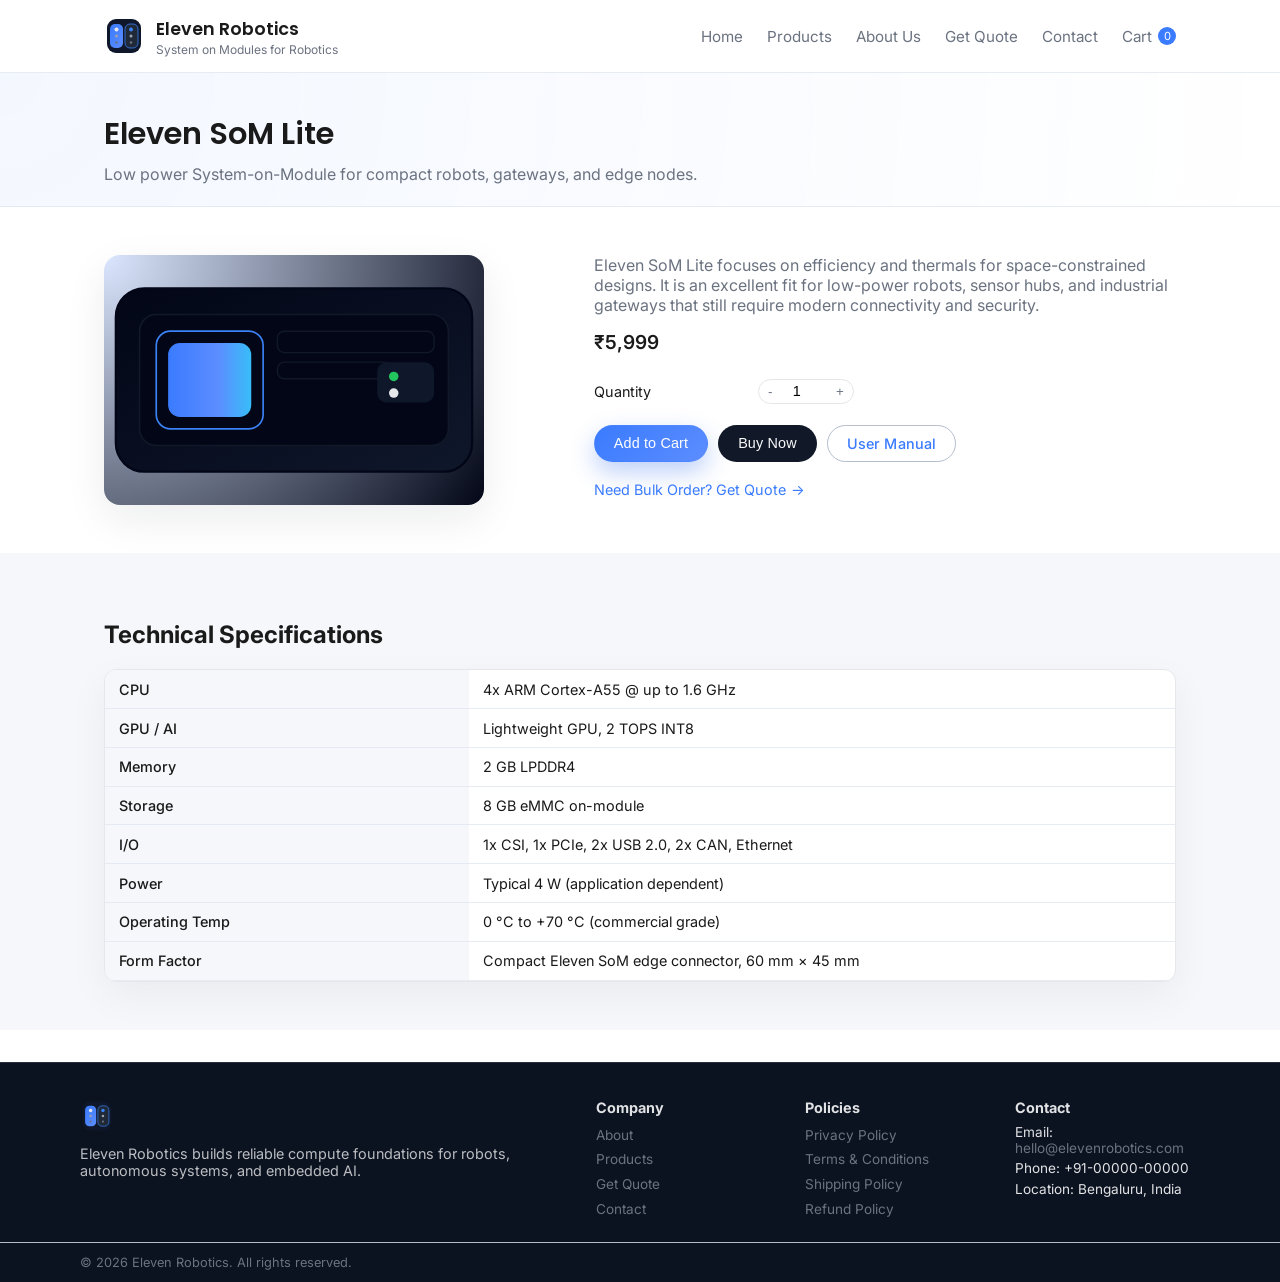
<file: products/som-lite.html>
<!DOCTYPE html>
<html lang="en">
<head>
  <meta charset="UTF-8">
  <title>Eleven Robotics | Robotics System on Modules</title>
  <meta name="description" content="Eleven SoM Lite is a low power System on Module for compact robots and edge nodes. View specifications and documentation.">
  <meta name="viewport" content="width=device-width, initial-scale=1">

  <link rel="preconnect" href="https://fonts.googleapis.com">
  <link rel="preconnect" href="https://fonts.gstatic.com" crossorigin>
  <link href="https://fonts.googleapis.com/css2?family=Inter:wght@300;400;500;600;700&family=Poppins:wght@400;500;600;700&display=swap" rel="stylesheet">

  <link rel="stylesheet" href="../assets/css/style.css">
</head>
<body>
  <header class="site-header">
    <div class="container header-inner">
      <a href="../index.html" class="brand">
        <img src="../assets/images/logo.svg" alt="Eleven Robotics logo" class="brand-logo">
        <span class="brand-text">
          <span class="brand-name">Eleven Robotics</span>
          <span class="brand-tagline">System on Modules for Robotics</span>
        </span>
      </a>
      <nav class="main-nav" id="main-nav">
        <ul>
          <li><a href="../index.html" class="nav-link">Home</a></li>
          <li><a href="../products.html" class="nav-link">Products</a></li>
          <li><a href="../about.html" class="nav-link">About Us</a></li>
          <li><a href="../quote.html" class="nav-link">Get Quote</a></li>
          <li><a href="../contact.html" class="nav-link">Contact</a></li>
          <li>
            <a href="../cart.html" class="nav-link nav-cart-link">
              Cart
              <span class="cart-count-badge" id="cart-count">0</span>
            </a>
          </li>
        </ul>
      </nav>
      <button class="nav-toggle" id="nav-toggle" aria-label="Toggle navigation">
        <span class="nav-toggle-line"></span>
        <span class="nav-toggle-line"></span>
      </button>
    </div>
  </header>

  <main>
    <section class="page-hero">
      <div class="container">
        <h1>Eleven SoM Lite</h1>
        <p>Low power System-on-Module for compact robots, gateways, and edge nodes.</p>
      </div>
    </section>

    <section class="section">
      <div class="container product-detail-grid" data-product-id="som-lite">
        <div class="product-detail-image">
          <img src="../assets/images/product-images/som-lite.svg" alt="Eleven SoM Lite module">
        </div>
        <div class="product-detail-main">
          <p class="product-detail-description">
            Eleven SoM Lite focuses on efficiency and thermals for space-constrained designs. It is an excellent fit for
            low-power robots, sensor hubs, and industrial gateways that still require modern connectivity and security.
          </p>
          <p class="product-detail-price" id="product-price">₹5,999</p>

          <div class="quantity-control">
            <span>Quantity</span>
            <div class="quantity-input">
              <button type="button" class="qty-btn" data-qty-decrease>-</button>
              <input type="number" id="product-qty" value="1" min="1" max="10">
              <button type="button" class="qty-btn" data-qty-increase>+</button>
            </div>
          </div>

          <div class="product-detail-actions">
            <button class="btn btn-primary" id="add-to-cart-btn">Add to Cart</button>
            <button class="btn btn-secondary" id="buy-now-btn">Buy Now</button>
            <a class="btn btn-outline" href="../assets/manuals/user-manual.pdf" download>User Manual</a>
          </div>

          <div class="product-detail-links">
            <a class="link-arrow" href="../quote.html">Need Bulk Order? Get Quote</a>
          </div>
        </div>
      </div>
    </section>

    <section class="section section-alt">
      <div class="container">
        <h2>Technical Specifications</h2>
        <div class="table-wrapper">
          <table class="spec-table">
            <tbody>
              <tr>
                <th>CPU</th>
                <td>4x ARM Cortex-A55 @ up to 1.6 GHz</td>
              </tr>
              <tr>
                <th>GPU / AI</th>
                <td>Lightweight GPU, 2 TOPS INT8</td>
              </tr>
              <tr>
                <th>Memory</th>
                <td>2 GB LPDDR4</td>
              </tr>
              <tr>
                <th>Storage</th>
                <td>8 GB eMMC on-module</td>
              </tr>
              <tr>
                <th>I/O</th>
                <td>1x CSI, 1x PCIe, 2x USB 2.0, 2x CAN, Ethernet</td>
              </tr>
              <tr>
                <th>Power</th>
                <td>Typical 4 W (application dependent)</td>
              </tr>
              <tr>
                <th>Operating Temp</th>
                <td>0 °C to +70 °C (commercial grade)</td>
              </tr>
              <tr>
                <th>Form Factor</th>
                <td>Compact Eleven SoM edge connector, 60 mm × 45 mm</td>
              </tr>
            </tbody>
          </table>
        </div>
      </div>
    </section>
  </main>

  <footer class="site-footer">
    <div class="container footer-inner">
      <div class="footer-brand">
        <img src="../assets/images/logo.svg" alt="Eleven Robotics logo" class="footer-logo">
        <p>Eleven Robotics builds reliable compute foundations for robots, autonomous systems, and embedded AI.</p>
      </div>
      <div class="footer-columns">
        <div class="footer-column">
          <h4>Company</h4>
          <ul>
            <li><a href="../about.html">About</a></li>
            <li><a href="../products.html">Products</a></li>
            <li><a href="../quote.html">Get Quote</a></li>
            <li><a href="../contact.html">Contact</a></li>
          </ul>
        </div>
        <div class="footer-column">
          <h4>Policies</h4>
          <ul>
            <li><a href="../policies/privacy-policy.html">Privacy Policy</a></li>
            <li><a href="../policies/terms.html">Terms &amp; Conditions</a></li>
            <li><a href="../policies/shipping.html">Shipping Policy</a></li>
            <li><a href="../policies/refund.html">Refund Policy</a></li>
          </ul>
        </div>
        <div class="footer-column">
          <h4>Contact</h4>
          <ul class="footer-contact-list">
            <li>Email: <a href="mailto:hello@elevenrobotics.com">hello@elevenrobotics.com</a></li>
            <li>Phone: +91-00000-00000</li>
            <li>Location: Bengaluru, India</li>
          </ul>
        </div>
      </div>
    </div>
    <div class="footer-bottom">
      <div class="container footer-bottom-inner">
        <span>&copy; <span id="footer-year"></span> Eleven Robotics. All rights reserved.</span>
      </div>
    </div>
  </footer>

  <script src="../assets/js/products.js"></script>
  <script src="../assets/js/cart.js"></script>
  <script src="../assets/js/main.js"></script>
  <script>
    document.addEventListener('DOMContentLoaded', function () {
      if (!window.Cart || !window.products) return;
      var product = Cart.getProductById('som-lite');
      var priceEl = document.getElementById('product-price');
      if (product && priceEl) {
        priceEl.textContent = '₹' + product.price.toLocaleString('en-IN');
      }

      var qtyInput = document.getElementById('product-qty');
      var addBtn = document.getElementById('add-to-cart-btn');
      var buyBtn = document.getElementById('buy-now-btn');

      Cart.bindQuantityButtons(qtyInput);

      addBtn.addEventListener('click', function () {
        var qty = Cart.clampQuantity(parseInt(qtyInput.value, 10) || 1);
        Cart.addToCart('som-lite', qty);
      });

      buyBtn.addEventListener('click', function () {
        var qty = Cart.clampQuantity(parseInt(qtyInput.value, 10) || 1);
        Cart.addToCart('som-lite', qty);
        window.location.href = '../cart.html';
      });
    });
  </script>
</body>
</html>
</file>
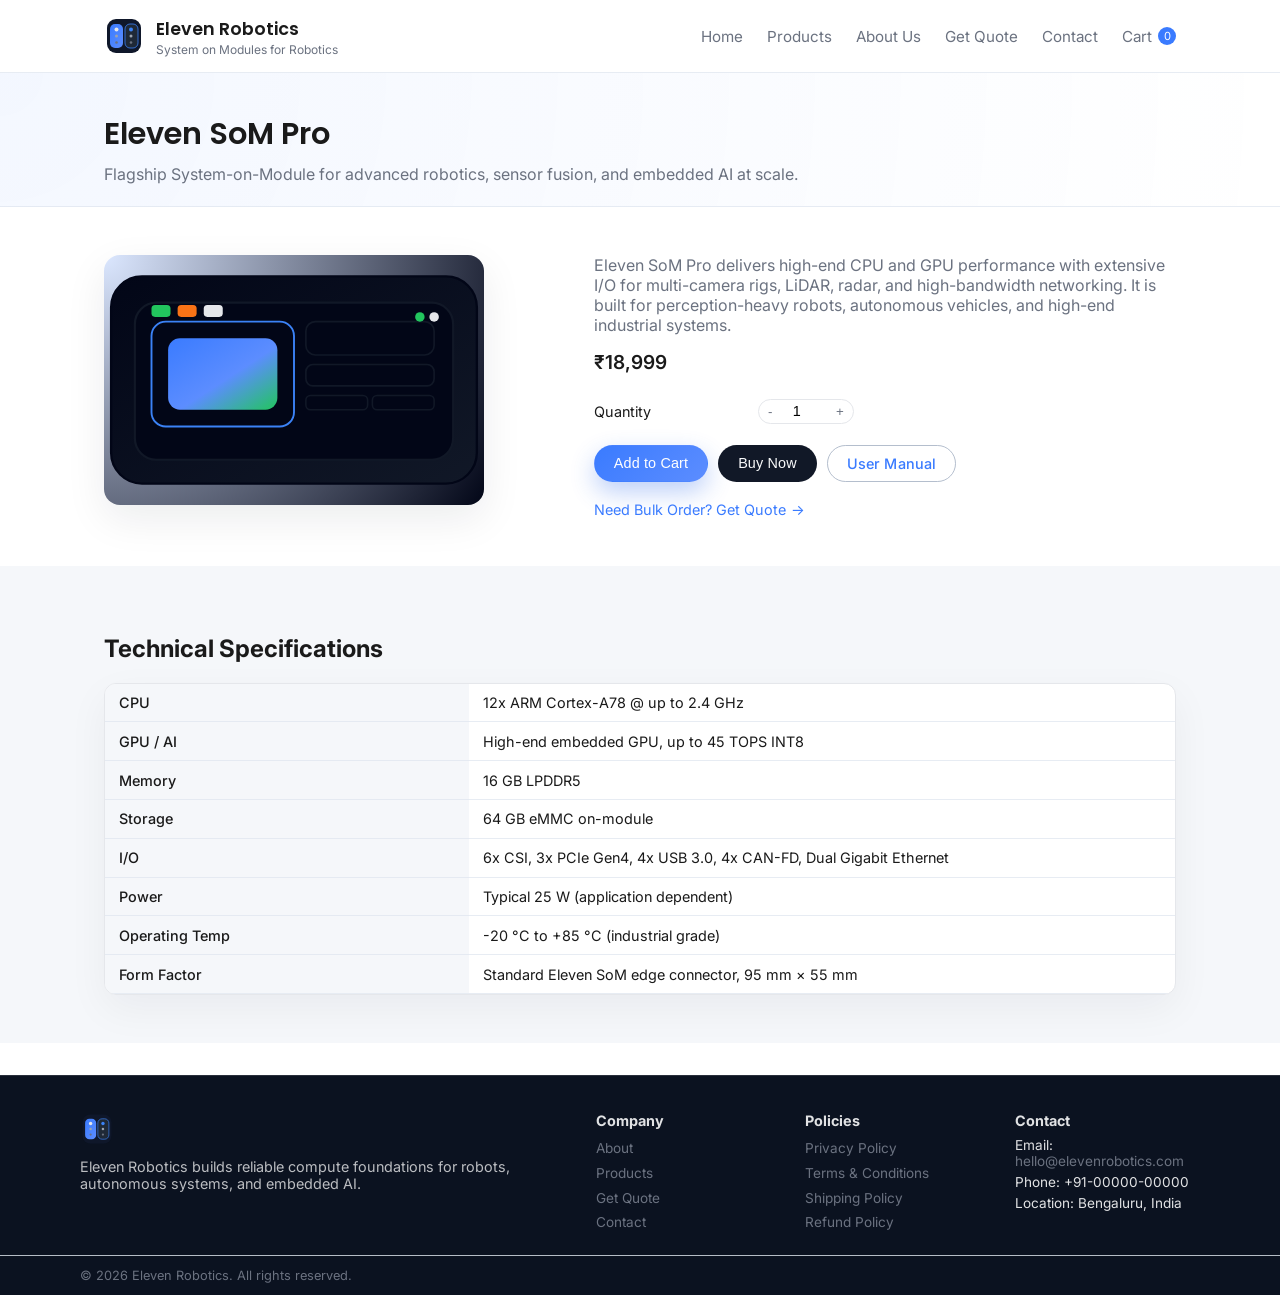
<file: products/som-pro.html>
<!DOCTYPE html>
<html lang="en">
<head>
  <meta charset="UTF-8">
  <title>Eleven Robotics | Robotics System on Modules</title>
  <meta name="description" content="Eleven SoM Pro is a flagship System on Module for advanced robotics and AI workloads. View full specifications and documentation.">
  <meta name="viewport" content="width=device-width, initial-scale=1">

  <link rel="preconnect" href="https://fonts.googleapis.com">
  <link rel="preconnect" href="https://fonts.gstatic.com" crossorigin>
  <link href="https://fonts.googleapis.com/css2?family=Inter:wght@300;400;500;600;700&family=Poppins:wght@400;500;600;700&display=swap" rel="stylesheet">

  <link rel="stylesheet" href="../assets/css/style.css">
</head>
<body>
  <header class="site-header">
    <div class="container header-inner">
      <a href="../index.html" class="brand">
        <img src="../assets/images/logo.svg" alt="Eleven Robotics logo" class="brand-logo">
        <span class="brand-text">
          <span class="brand-name">Eleven Robotics</span>
          <span class="brand-tagline">System on Modules for Robotics</span>
        </span>
      </a>
      <nav class="main-nav" id="main-nav">
        <ul>
          <li><a href="../index.html" class="nav-link">Home</a></li>
          <li><a href="../products.html" class="nav-link">Products</a></li>
          <li><a href="../about.html" class="nav-link">About Us</a></li>
          <li><a href="../quote.html" class="nav-link">Get Quote</a></li>
          <li><a href="../contact.html" class="nav-link">Contact</a></li>
          <li>
            <a href="../cart.html" class="nav-link nav-cart-link">
              Cart
              <span class="cart-count-badge" id="cart-count">0</span>
            </a>
          </li>
        </ul>
      </nav>
      <button class="nav-toggle" id="nav-toggle" aria-label="Toggle navigation">
        <span class="nav-toggle-line"></span>
        <span class="nav-toggle-line"></span>
      </button>
    </div>
  </header>

  <main>
    <section class="page-hero">
      <div class="container">
        <h1>Eleven SoM Pro</h1>
        <p>Flagship System-on-Module for advanced robotics, sensor fusion, and embedded AI at scale.</p>
      </div>
    </section>

    <section class="section">
      <div class="container product-detail-grid" data-product-id="som-pro">
        <div class="product-detail-image">
          <img src="../assets/images/product-images/som-pro.svg" alt="Eleven SoM Pro module">
        </div>
        <div class="product-detail-main">
          <p class="product-detail-description">
            Eleven SoM Pro delivers high-end CPU and GPU performance with extensive I/O for multi-camera rigs, LiDAR,
            radar, and high-bandwidth networking. It is built for perception-heavy robots, autonomous vehicles, and
            high-end industrial systems.
          </p>
          <p class="product-detail-price" id="product-price">₹18,999</p>

          <div class="quantity-control">
            <span>Quantity</span>
            <div class="quantity-input">
              <button type="button" class="qty-btn" data-qty-decrease>-</button>
              <input type="number" id="product-qty" value="1" min="1" max="10">
              <button type="button" class="qty-btn" data-qty-increase>+</button>
            </div>
          </div>

          <div class="product-detail-actions">
            <button class="btn btn-primary" id="add-to-cart-btn">Add to Cart</button>
            <button class="btn btn-secondary" id="buy-now-btn">Buy Now</button>
            <a class="btn btn-outline" href="../assets/manuals/user-manual.pdf" download>User Manual</a>
          </div>

          <div class="product-detail-links">
            <a class="link-arrow" href="../quote.html">Need Bulk Order? Get Quote</a>
          </div>
        </div>
      </div>
    </section>

    <section class="section section-alt">
      <div class="container">
        <h2>Technical Specifications</h2>
        <div class="table-wrapper">
          <table class="spec-table">
            <tbody>
              <tr>
                <th>CPU</th>
                <td>12x ARM Cortex-A78 @ up to 2.4 GHz</td>
              </tr>
              <tr>
                <th>GPU / AI</th>
                <td>High-end embedded GPU, up to 45 TOPS INT8</td>
              </tr>
              <tr>
                <th>Memory</th>
                <td>16 GB LPDDR5</td>
              </tr>
              <tr>
                <th>Storage</th>
                <td>64 GB eMMC on-module</td>
              </tr>
              <tr>
                <th>I/O</th>
                <td>6x CSI, 3x PCIe Gen4, 4x USB 3.0, 4x CAN-FD, Dual Gigabit Ethernet</td>
              </tr>
              <tr>
                <th>Power</th>
                <td>Typical 25 W (application dependent)</td>
              </tr>
              <tr>
                <th>Operating Temp</th>
                <td>-20 °C to +85 °C (industrial grade)</td>
              </tr>
              <tr>
                <th>Form Factor</th>
                <td>Standard Eleven SoM edge connector, 95 mm × 55 mm</td>
              </tr>
            </tbody>
          </table>
        </div>
      </div>
    </section>
  </main>

  <footer class="site-footer">
    <div class="container footer-inner">
      <div class="footer-brand">
        <img src="../assets/images/logo.svg" alt="Eleven Robotics logo" class="footer-logo">
        <p>Eleven Robotics builds reliable compute foundations for robots, autonomous systems, and embedded AI.</p>
      </div>
      <div class="footer-columns">
        <div class="footer-column">
          <h4>Company</h4>
          <ul>
            <li><a href="../about.html">About</a></li>
            <li><a href="../products.html">Products</a></li>
            <li><a href="../quote.html">Get Quote</a></li>
            <li><a href="../contact.html">Contact</a></li>
          </ul>
        </div>
        <div class="footer-column">
          <h4>Policies</h4>
          <ul>
            <li><a href="../policies/privacy-policy.html">Privacy Policy</a></li>
            <li><a href="../policies/terms.html">Terms &amp; Conditions</a></li>
            <li><a href="../policies/shipping.html">Shipping Policy</a></li>
            <li><a href="../policies/refund.html">Refund Policy</a></li>
          </ul>
        </div>
        <div class="footer-column">
          <h4>Contact</h4>
          <ul class="footer-contact-list">
            <li>Email: <a href="mailto:hello@elevenrobotics.com">hello@elevenrobotics.com</a></li>
            <li>Phone: +91-00000-00000</li>
            <li>Location: Bengaluru, India</li>
          </ul>
        </div>
      </div>
    </div>
    <div class="footer-bottom">
      <div class="container footer-bottom-inner">
        <span>&copy; <span id="footer-year"></span> Eleven Robotics. All rights reserved.</span>
      </div>
    </div>
  </footer>

  <script src="../assets/js/products.js"></script>
  <script src="../assets/js/cart.js"></script>
  <script src="../assets/js/main.js"></script>
  <script>
    document.addEventListener('DOMContentLoaded', function () {
      if (!window.Cart || !window.products) return;
      var product = Cart.getProductById('som-pro');
      var priceEl = document.getElementById('product-price');
      if (product && priceEl) {
        priceEl.textContent = '₹' + product.price.toLocaleString('en-IN');
      }

      var qtyInput = document.getElementById('product-qty');
      var addBtn = document.getElementById('add-to-cart-btn');
      var buyBtn = document.getElementById('buy-now-btn');

      Cart.bindQuantityButtons(qtyInput);

      addBtn.addEventListener('click', function () {
        var qty = Cart.clampQuantity(parseInt(qtyInput.value, 10) || 1);
        Cart.addToCart('som-pro', qty);
      });

      buyBtn.addEventListener('click', function () {
        var qty = Cart.clampQuantity(parseInt(qtyInput.value, 10) || 1);
        Cart.addToCart('som-pro', qty);
        window.location.href = '../cart.html';
      });
    });
  </script>
</body>
</html>
</file>
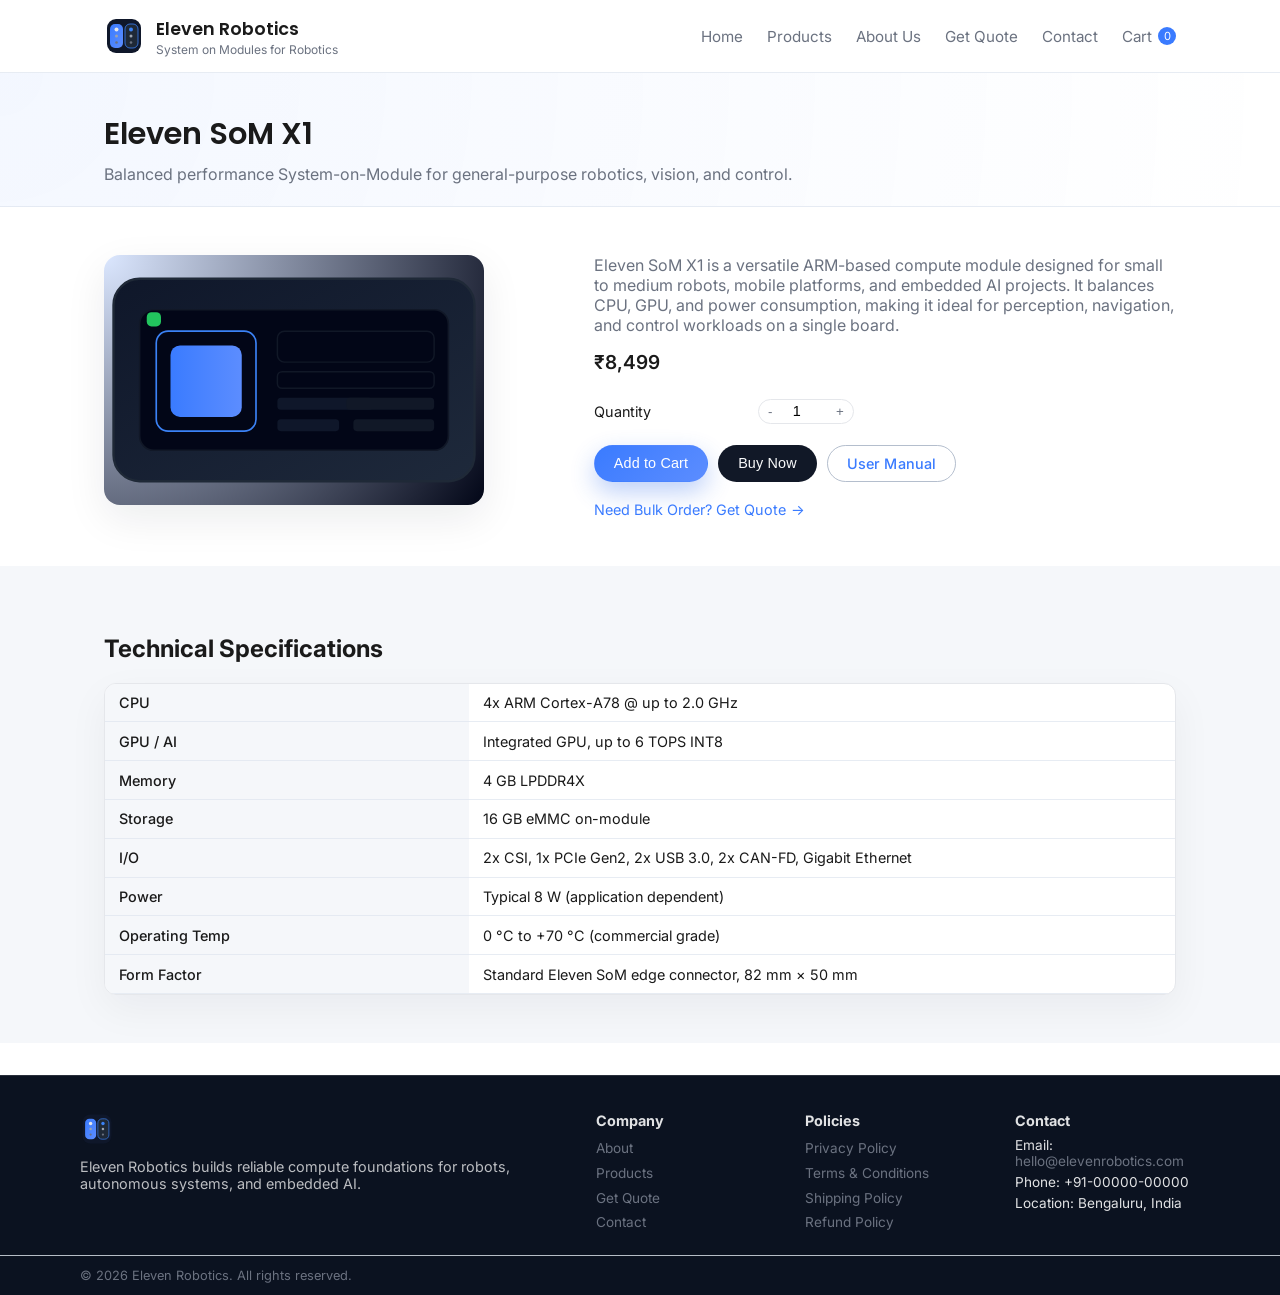
<file: products/som-x1.html>
<!DOCTYPE html>
<html lang="en">
<head>
  <meta charset="UTF-8">
  <title>Eleven Robotics | Robotics System on Modules</title>
  <meta name="description" content="Eleven SoM X1 is a high performance System on Module for robotics and embedded AI systems. View specs, pricing, and documentation.">
  <meta name="viewport" content="width=device-width, initial-scale=1">

  <link rel="preconnect" href="https://fonts.googleapis.com">
  <link rel="preconnect" href="https://fonts.gstatic.com" crossorigin>
  <link href="https://fonts.googleapis.com/css2?family=Inter:wght@300;400;500;600;700&family=Poppins:wght@400;500;600;700&display=swap" rel="stylesheet">

  <link rel="stylesheet" href="../assets/css/style.css">
</head>
<body>
  <header class="site-header">
    <div class="container header-inner">
      <a href="../index.html" class="brand">
        <img src="../assets/images/logo.svg" alt="Eleven Robotics logo" class="brand-logo">
        <span class="brand-text">
          <span class="brand-name">Eleven Robotics</span>
          <span class="brand-tagline">System on Modules for Robotics</span>
        </span>
      </a>
      <nav class="main-nav" id="main-nav">
        <ul>
          <li><a href="../index.html" class="nav-link">Home</a></li>
          <li><a href="../products.html" class="nav-link">Products</a></li>
          <li><a href="../about.html" class="nav-link">About Us</a></li>
          <li><a href="../quote.html" class="nav-link">Get Quote</a></li>
          <li><a href="../contact.html" class="nav-link">Contact</a></li>
          <li>
            <a href="../cart.html" class="nav-link nav-cart-link">
              Cart
              <span class="cart-count-badge" id="cart-count">0</span>
            </a>
          </li>
        </ul>
      </nav>
      <button class="nav-toggle" id="nav-toggle" aria-label="Toggle navigation">
        <span class="nav-toggle-line"></span>
        <span class="nav-toggle-line"></span>
      </button>
    </div>
  </header>

  <main>
    <section class="page-hero">
      <div class="container">
        <h1>Eleven SoM X1</h1>
        <p>Balanced performance System-on-Module for general-purpose robotics, vision, and control.</p>
      </div>
    </section>

    <section class="section">
      <div class="container product-detail-grid" data-product-id="som-x1">
        <div class="product-detail-image">
          <img src="../assets/images/product-images/som-x1.svg" alt="Eleven SoM X1 module">
        </div>
        <div class="product-detail-main">
          <p class="product-detail-description">
            Eleven SoM X1 is a versatile ARM-based compute module designed for small to medium robots, mobile platforms,
            and embedded AI projects. It balances CPU, GPU, and power consumption, making it ideal for perception,
            navigation, and control workloads on a single board.
          </p>
          <p class="product-detail-price" id="product-price">₹8,499</p>

          <div class="quantity-control">
            <span>Quantity</span>
            <div class="quantity-input">
              <button type="button" class="qty-btn" data-qty-decrease>-</button>
              <input type="number" id="product-qty" value="1" min="1" max="10">
              <button type="button" class="qty-btn" data-qty-increase>+</button>
            </div>
          </div>

          <div class="product-detail-actions">
            <button class="btn btn-primary" id="add-to-cart-btn">Add to Cart</button>
            <button class="btn btn-secondary" id="buy-now-btn">Buy Now</button>
            <a class="btn btn-outline" href="../assets/manuals/user-manual.pdf" download>User Manual</a>
          </div>

          <div class="product-detail-links">
            <a class="link-arrow" href="../quote.html">Need Bulk Order? Get Quote</a>
          </div>
        </div>
      </div>
    </section>

    <section class="section section-alt">
      <div class="container">
        <h2>Technical Specifications</h2>
        <div class="table-wrapper">
          <table class="spec-table">
            <tbody>
              <tr>
                <th>CPU</th>
                <td>4x ARM Cortex-A78 @ up to 2.0 GHz</td>
              </tr>
              <tr>
                <th>GPU / AI</th>
                <td>Integrated GPU, up to 6 TOPS INT8</td>
              </tr>
              <tr>
                <th>Memory</th>
                <td>4 GB LPDDR4X</td>
              </tr>
              <tr>
                <th>Storage</th>
                <td>16 GB eMMC on-module</td>
              </tr>
              <tr>
                <th>I/O</th>
                <td>2x CSI, 1x PCIe Gen2, 2x USB 3.0, 2x CAN-FD, Gigabit Ethernet</td>
              </tr>
              <tr>
                <th>Power</th>
                <td>Typical 8 W (application dependent)</td>
              </tr>
              <tr>
                <th>Operating Temp</th>
                <td>0 °C to +70 °C (commercial grade)</td>
              </tr>
              <tr>
                <th>Form Factor</th>
                <td>Standard Eleven SoM edge connector, 82 mm × 50 mm</td>
              </tr>
            </tbody>
          </table>
        </div>
      </div>
    </section>
  </main>

  <footer class="site-footer">
    <div class="container footer-inner">
      <div class="footer-brand">
        <img src="../assets/images/logo.svg" alt="Eleven Robotics logo" class="footer-logo">
        <p>Eleven Robotics builds reliable compute foundations for robots, autonomous systems, and embedded AI.</p>
      </div>
      <div class="footer-columns">
        <div class="footer-column">
          <h4>Company</h4>
          <ul>
            <li><a href="../about.html">About</a></li>
            <li><a href="../products.html">Products</a></li>
            <li><a href="../quote.html">Get Quote</a></li>
            <li><a href="../contact.html">Contact</a></li>
          </ul>
        </div>
        <div class="footer-column">
          <h4>Policies</h4>
          <ul>
            <li><a href="../policies/privacy-policy.html">Privacy Policy</a></li>
            <li><a href="../policies/terms.html">Terms &amp; Conditions</a></li>
            <li><a href="../policies/shipping.html">Shipping Policy</a></li>
            <li><a href="../policies/refund.html">Refund Policy</a></li>
          </ul>
        </div>
        <div class="footer-column">
          <h4>Contact</h4>
          <ul class="footer-contact-list">
            <li>Email: <a href="mailto:hello@elevenrobotics.com">hello@elevenrobotics.com</a></li>
            <li>Phone: +91-00000-00000</li>
            <li>Location: Bengaluru, India</li>
          </ul>
        </div>
      </div>
    </div>
    <div class="footer-bottom">
      <div class="container footer-bottom-inner">
        <span>&copy; <span id="footer-year"></span> Eleven Robotics. All rights reserved.</span>
      </div>
    </div>
  </footer>

  <script src="../assets/js/products.js"></script>
  <script src="../assets/js/cart.js"></script>
  <script src="../assets/js/main.js"></script>
  <script>
    document.addEventListener('DOMContentLoaded', function () {
      if (!window.Cart || !window.products) return;
      var product = Cart.getProductById('som-x1');
      var priceEl = document.getElementById('product-price');
      if (product && priceEl) {
        priceEl.textContent = '₹' + product.price.toLocaleString('en-IN');
      }

      var qtyInput = document.getElementById('product-qty');
      var addBtn = document.getElementById('add-to-cart-btn');
      var buyBtn = document.getElementById('buy-now-btn');

      Cart.bindQuantityButtons(qtyInput);

      addBtn.addEventListener('click', function () {
        var qty = Cart.clampQuantity(parseInt(qtyInput.value, 10) || 1);
        Cart.addToCart('som-x1', qty);
      });

      buyBtn.addEventListener('click', function () {
        var qty = Cart.clampQuantity(parseInt(qtyInput.value, 10) || 1);
        Cart.addToCart('som-x1', qty);
        window.location.href = '../cart.html';
      });
    });
  </script>
</body>
</html>
</file>
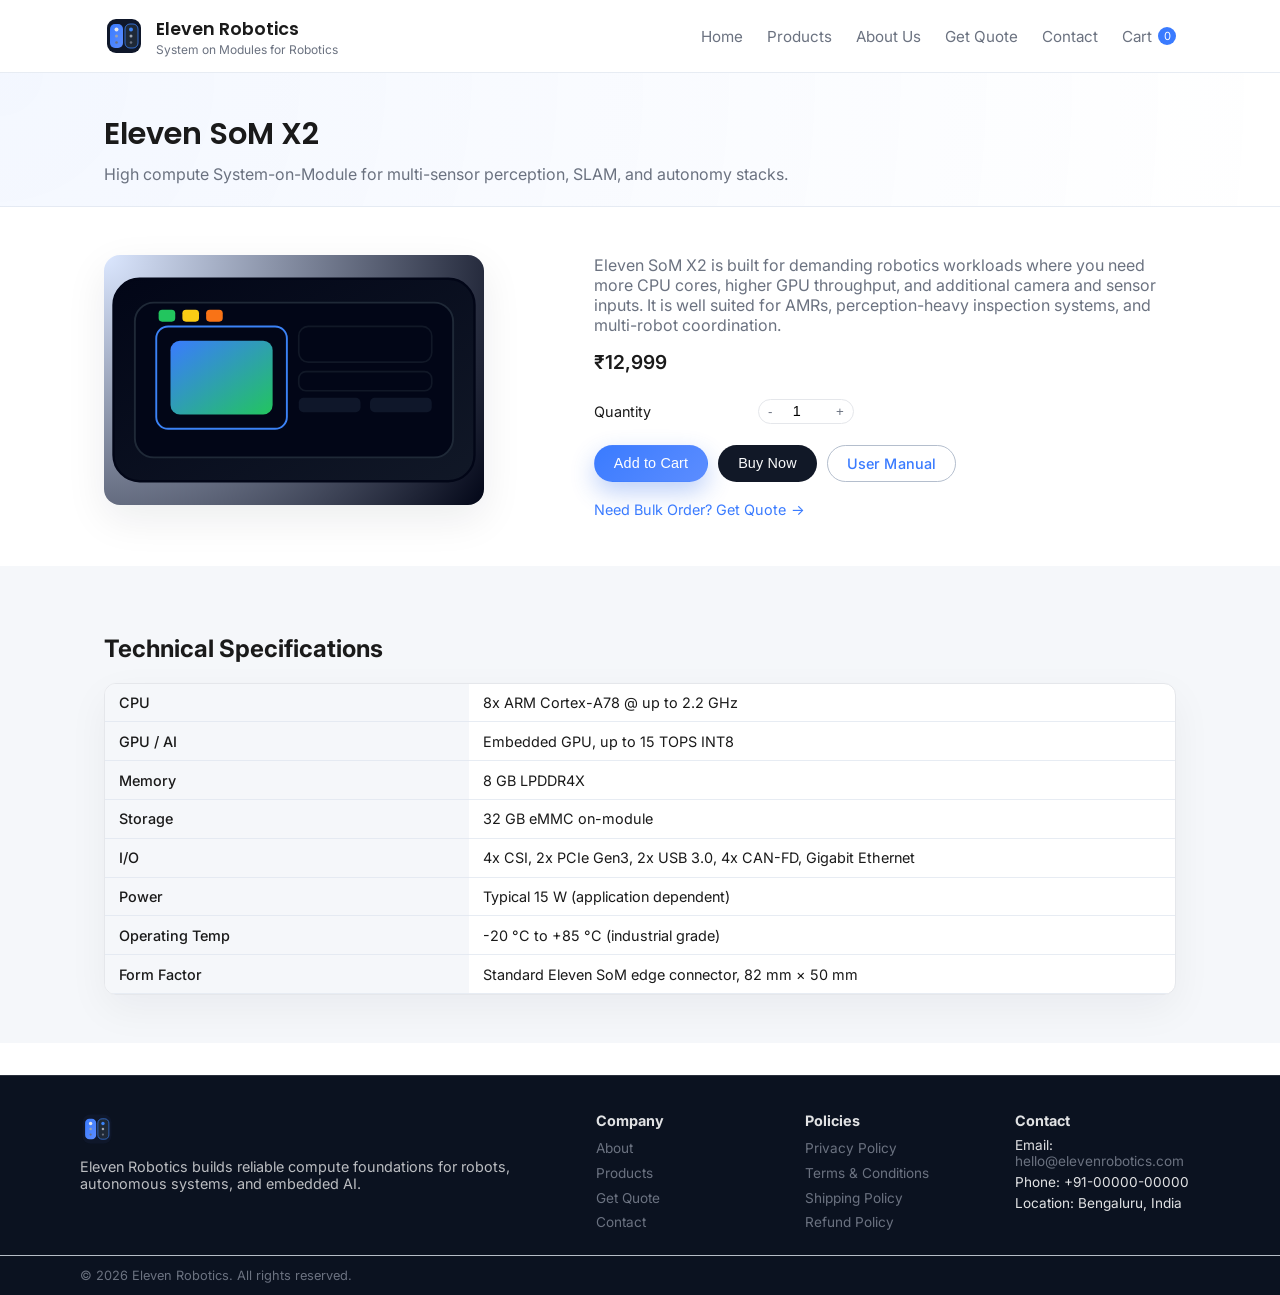
<file: products/som-x2.html>
<!DOCTYPE html>
<html lang="en">
<head>
  <meta charset="UTF-8">
  <title>Eleven Robotics | Robotics System on Modules</title>
  <meta name="description" content="Eleven SoM X2 is a high compute System on Module for demanding robotics and embedded AI applications. View specifications and documentation.">
  <meta name="viewport" content="width=device-width, initial-scale=1">

  <link rel="preconnect" href="https://fonts.googleapis.com">
  <link rel="preconnect" href="https://fonts.gstatic.com" crossorigin>
  <link href="https://fonts.googleapis.com/css2?family=Inter:wght@300;400;500;600;700&family=Poppins:wght@400;500;600;700&display=swap" rel="stylesheet">

  <link rel="stylesheet" href="../assets/css/style.css">
</head>
<body>
  <header class="site-header">
    <div class="container header-inner">
      <a href="../index.html" class="brand">
        <img src="../assets/images/logo.svg" alt="Eleven Robotics logo" class="brand-logo">
        <span class="brand-text">
          <span class="brand-name">Eleven Robotics</span>
          <span class="brand-tagline">System on Modules for Robotics</span>
        </span>
      </a>
      <nav class="main-nav" id="main-nav">
        <ul>
          <li><a href="../index.html" class="nav-link">Home</a></li>
          <li><a href="../products.html" class="nav-link">Products</a></li>
          <li><a href="../about.html" class="nav-link">About Us</a></li>
          <li><a href="../quote.html" class="nav-link">Get Quote</a></li>
          <li><a href="../contact.html" class="nav-link">Contact</a></li>
          <li>
            <a href="../cart.html" class="nav-link nav-cart-link">
              Cart
              <span class="cart-count-badge" id="cart-count">0</span>
            </a>
          </li>
        </ul>
      </nav>
      <button class="nav-toggle" id="nav-toggle" aria-label="Toggle navigation">
        <span class="nav-toggle-line"></span>
        <span class="nav-toggle-line"></span>
      </button>
    </div>
  </header>

  <main>
    <section class="page-hero">
      <div class="container">
        <h1>Eleven SoM X2</h1>
        <p>High compute System-on-Module for multi-sensor perception, SLAM, and autonomy stacks.</p>
      </div>
    </section>

    <section class="section">
      <div class="container product-detail-grid" data-product-id="som-x2">
        <div class="product-detail-image">
          <img src="../assets/images/product-images/som-x2.svg" alt="Eleven SoM X2 module">
        </div>
        <div class="product-detail-main">
          <p class="product-detail-description">
            Eleven SoM X2 is built for demanding robotics workloads where you need more CPU cores, higher GPU throughput,
            and additional camera and sensor inputs. It is well suited for AMRs, perception-heavy inspection systems, and
            multi-robot coordination.
          </p>
          <p class="product-detail-price" id="product-price">₹12,999</p>

          <div class="quantity-control">
            <span>Quantity</span>
            <div class="quantity-input">
              <button type="button" class="qty-btn" data-qty-decrease>-</button>
              <input type="number" id="product-qty" value="1" min="1" max="10">
              <button type="button" class="qty-btn" data-qty-increase>+</button>
            </div>
          </div>

          <div class="product-detail-actions">
            <button class="btn btn-primary" id="add-to-cart-btn">Add to Cart</button>
            <button class="btn btn-secondary" id="buy-now-btn">Buy Now</button>
            <a class="btn btn-outline" href="../assets/manuals/user-manual.pdf" download>User Manual</a>
          </div>

          <div class="product-detail-links">
            <a class="link-arrow" href="../quote.html">Need Bulk Order? Get Quote</a>
          </div>
        </div>
      </div>
    </section>

    <section class="section section-alt">
      <div class="container">
        <h2>Technical Specifications</h2>
        <div class="table-wrapper">
          <table class="spec-table">
            <tbody>
              <tr>
                <th>CPU</th>
                <td>8x ARM Cortex-A78 @ up to 2.2 GHz</td>
              </tr>
              <tr>
                <th>GPU / AI</th>
                <td>Embedded GPU, up to 15 TOPS INT8</td>
              </tr>
              <tr>
                <th>Memory</th>
                <td>8 GB LPDDR4X</td>
              </tr>
              <tr>
                <th>Storage</th>
                <td>32 GB eMMC on-module</td>
              </tr>
              <tr>
                <th>I/O</th>
                <td>4x CSI, 2x PCIe Gen3, 2x USB 3.0, 4x CAN-FD, Gigabit Ethernet</td>
              </tr>
              <tr>
                <th>Power</th>
                <td>Typical 15 W (application dependent)</td>
              </tr>
              <tr>
                <th>Operating Temp</th>
                <td>-20 °C to +85 °C (industrial grade)</td>
              </tr>
              <tr>
                <th>Form Factor</th>
                <td>Standard Eleven SoM edge connector, 82 mm × 50 mm</td>
              </tr>
            </tbody>
          </table>
        </div>
      </div>
    </section>
  </main>

  <footer class="site-footer">
    <div class="container footer-inner">
      <div class="footer-brand">
        <img src="../assets/images/logo.svg" alt="Eleven Robotics logo" class="footer-logo">
        <p>Eleven Robotics builds reliable compute foundations for robots, autonomous systems, and embedded AI.</p>
      </div>
      <div class="footer-columns">
        <div class="footer-column">
          <h4>Company</h4>
          <ul>
            <li><a href="../about.html">About</a></li>
            <li><a href="../products.html">Products</a></li>
            <li><a href="../quote.html">Get Quote</a></li>
            <li><a href="../contact.html">Contact</a></li>
          </ul>
        </div>
        <div class="footer-column">
          <h4>Policies</h4>
          <ul>
            <li><a href="../policies/privacy-policy.html">Privacy Policy</a></li>
            <li><a href="../policies/terms.html">Terms &amp; Conditions</a></li>
            <li><a href="../policies/shipping.html">Shipping Policy</a></li>
            <li><a href="../policies/refund.html">Refund Policy</a></li>
          </ul>
        </div>
        <div class="footer-column">
          <h4>Contact</h4>
          <ul class="footer-contact-list">
            <li>Email: <a href="mailto:hello@elevenrobotics.com">hello@elevenrobotics.com</a></li>
            <li>Phone: +91-00000-00000</li>
            <li>Location: Bengaluru, India</li>
          </ul>
        </div>
      </div>
    </div>
    <div class="footer-bottom">
      <div class="container footer-bottom-inner">
        <span>&copy; <span id="footer-year"></span> Eleven Robotics. All rights reserved.</span>
      </div>
    </div>
  </footer>

  <script src="../assets/js/products.js"></script>
  <script src="../assets/js/cart.js"></script>
  <script src="../assets/js/main.js"></script>
  <script>
    document.addEventListener('DOMContentLoaded', function () {
      if (!window.Cart || !window.products) return;
      var product = Cart.getProductById('som-x2');
      var priceEl = document.getElementById('product-price');
      if (product && priceEl) {
        priceEl.textContent = '₹' + product.price.toLocaleString('en-IN');
      }

      var qtyInput = document.getElementById('product-qty');
      var addBtn = document.getElementById('add-to-cart-btn');
      var buyBtn = document.getElementById('buy-now-btn');

      Cart.bindQuantityButtons(qtyInput);

      addBtn.addEventListener('click', function () {
        var qty = Cart.clampQuantity(parseInt(qtyInput.value, 10) || 1);
        Cart.addToCart('som-x2', qty);
      });

      buyBtn.addEventListener('click', function () {
        var qty = Cart.clampQuantity(parseInt(qtyInput.value, 10) || 1);
        Cart.addToCart('som-x2', qty);
        window.location.href = '../cart.html';
      });
    });
  </script>
</body>
</html>
</file>
<file: assets/css/style.css>
:root {
    --color-primary: #3A7BFF;
    --color-primary-accent: #5C8DFF;
    --color-bg: #FFFFFF;
    --color-bg-alt: #F5F7FA;
    --color-text: #1A1A1A;
    --color-muted: #6B7280;
    --color-border: #E5E7EB;
    --color-shadow-soft: 0 14px 40px rgba(15, 23, 42, 0.08);
    --radius-lg: 16px;
    --radius-md: 12px;
    --radius-sm: 8px;
    --transition-fast: 150ms ease-out;
    --transition-med: 220ms ease-out;
  
    --header-height: 72px;
  }
  
  *,
  *::before,
  *::after {
    box-sizing: border-box;
  }
  
  html {
    scroll-behavior: smooth;
  }
  
  body {
    margin: 0;
    min-height: 100vh;
    font-family: "Inter", system-ui, -apple-system, BlinkMacSystemFont, "Segoe UI", sans-serif;
    color: var(--color-text);
    background-color: var(--color-bg);
  }
  
  /* Layout */
  
  .container {
    width: 100%;
    max-width: 1120px;
    margin: 0 auto;
    padding: 0 1.5rem;
  }
  
  /* Header / Nav */
  
  .site-header {
    position: sticky;
    top: 0;
    z-index: 40;
    background-color: rgba(255, 255, 255, 0.96);
    backdrop-filter: blur(12px);
    border-bottom: 1px solid rgba(226, 232, 240, 0.8);
  }
  
  .header-inner {
    display: flex;
    align-items: center;
    justify-content: space-between;
    height: var(--header-height);
  }
  
  .brand {
    display: flex;
    align-items: center;
    text-decoration: none;
    color: inherit;
  }
  
  .brand-logo {
    width: 40px;
    height: 40px;
    margin-right: 0.75rem;
  }
  
  .brand-text {
    display: flex;
    flex-direction: column;
  }
  
  .brand-name {
    font-family: "Poppins", system-ui, -apple-system, BlinkMacSystemFont, "Segoe UI", sans-serif;
    font-weight: 600;
    font-size: 1.1rem;
  }
  
  .brand-tagline {
    font-size: 0.75rem;
    color: var(--color-muted);
  }
  
  .main-nav ul {
    display: flex;
    align-items: center;
    gap: 1.5rem;
    list-style: none;
    margin: 0;
    padding: 0;
  }
  
  .nav-link {
    position: relative;
    font-size: 0.95rem;
    color: var(--color-muted);
    text-decoration: none;
    padding: 0.25rem 0;
    transition: color var(--transition-fast);
  }
  
  .nav-link::after {
    content: "";
    position: absolute;
    left: 0;
    bottom: -0.25rem;
    width: 0;
    height: 2px;
    background: linear-gradient(90deg, var(--color-primary), var(--color-primary-accent));
    border-radius: 999px;
    transition: width var(--transition-med);
  }
  
  .nav-link:hover {
    color: var(--color-text);
  }
  
  .nav-link:hover::after,
  .nav-link.active::after {
    width: 100%;
  }
  
  .nav-link.active {
    color: var(--color-text);
    font-weight: 500;
  }
  
  .nav-cart-link {
    display: inline-flex;
    align-items: center;
    gap: 0.35rem;
  }
  
  .cart-count-badge {
    min-width: 18px;
    padding: 0 0.3rem;
    height: 18px;
    border-radius: 999px;
    background: var(--color-primary);
    color: #fff;
    font-size: 0.7rem;
    display: inline-flex;
    align-items: center;
    justify-content: center;
  }
  
  /* Hamburger */
  
  .nav-toggle {
    display: none;
    background: transparent;
    border: none;
    padding: 0.25rem;
    cursor: pointer;
  }
  
  .nav-toggle-line {
    display: block;
    width: 20px;
    height: 2px;
    background-color: var(--color-text);
    border-radius: 999px;
    position: relative;
  }
  
  .nav-toggle-line + .nav-toggle-line {
    margin-top: 4px;
  }
  
  /* Hero */
  
  .hero {
    padding: 3.5rem 0 3rem;
  }
  
  .hero-inner {
    display: grid;
    grid-template-columns: minmax(0, 1.45fr) minmax(0, 1.1fr);
    gap: 3rem;
    align-items: center;
  }
  
  .hero-content h1 {
    font-family: "Poppins", system-ui, -apple-system, BlinkMacSystemFont, "Segoe UI", sans-serif;
    font-weight: 600;
    font-size: 2.4rem;
    line-height: 1.2;
    margin: 0 0 1rem;
  }
  
  .hero-content p {
    margin: 0 0 1.5rem;
    font-size: 1rem;
    color: var(--color-muted);
    max-width: 36rem;
  }
  
  .hero-actions {
    display: flex;
    flex-wrap: wrap;
    gap: 0.75rem;
    margin-bottom: 1.75rem;
  }
  
  .hero-highlights {
    display: flex;
    flex-wrap: wrap;
    gap: 1.5rem;
  }
  
  .highlight-item {
    padding: 0.75rem 1rem;
    border-radius: var(--radius-lg);
    border: 1px solid var(--color-border);
    background-color: #fff;
    box-shadow: 0 10px 30px rgba(15, 23, 42, 0.04);
  }
  
  .highlight-label {
    font-size: 0.75rem;
    color: var(--color-muted);
  }
  
  .highlight-value {
    display: block;
    font-weight: 600;
    font-size: 1.1rem;
  }
  
  .highlight-caption {
    font-size: 0.75rem;
    color: var(--color-muted);
  }
  
  .hero-visual {
    display: flex;
    justify-content: flex-end;
  }
  
  .hero-board {
    width: 100%;
    max-width: 360px;
    border-radius: 24px;
    padding: 1.25rem 1.25rem 1.5rem;
    background: radial-gradient(circle at top left, rgba(58, 123, 255, 0.14), #0f172a);
    color: #e5e7eb;
    box-shadow: var(--color-shadow-soft);
  }
  
  .board-top {
    display: flex;
    justify-content: space-between;
    align-items: center;
    margin-bottom: 0.75rem;
  }
  
  .badge {
    padding: 0.25rem 0.65rem;
    font-size: 0.7rem;
    border-radius: 999px;
    background-color: rgba(15, 23, 42, 0.8);
    border: 1px solid rgba(148, 163, 184, 0.4);
  }
  
  .board-label {
    font-size: 0.8rem;
    color: rgba(226, 232, 240, 0.9);
  }
  
  .board-image-placeholder {
    border-radius: 18px;
    overflow: hidden;
    margin-bottom: 0.75rem;
    background: linear-gradient(135deg, rgba(148, 163, 184, 0.2), rgba(37, 99, 235, 0.4));
    border: 1px solid rgba(148, 163, 184, 0.4);
  }
  
  .board-image-placeholder img {
    width: 100%;
    display: block;
  }
  
  .board-specs {
    display: grid;
    gap: 0.4rem;
    font-size: 0.75rem;
  }
  
  .board-specs div {
    display: flex;
    justify-content: space-between;
    gap: 0.75rem;
  }
  
  .spec-label {
    color: rgba(148, 163, 184, 0.9);
  }
  
  .spec-value {
    color: rgba(226, 232, 240, 0.95);
  }
  
  /* Sections */
  
  .section {
    padding: 3rem 0;
  }
  
  .section-alt {
    background-color: var(--color-bg-alt);
  }
  
  .section-header {
    text-align: left;
    margin-bottom: 1.75rem;
  }
  
  .section-header h2 {
    margin: 0 0 0.25rem;
    font-family: "Poppins", system-ui, -apple-system, BlinkMacSystemFont, "Segoe UI", sans-serif;
    font-size: 1.7rem;
  }
  
  .section-header p {
    margin: 0;
    color: var(--color-muted);
  }
  
  /* Buttons */
  
  .btn {
    appearance: none;
    border-radius: 999px;
    border: 1px solid transparent;
    padding: 0.55rem 1.2rem;
    font-size: 0.9rem;
    font-weight: 500;
    letter-spacing: 0.01em;
    cursor: pointer;
    display: inline-flex;
    align-items: center;
    justify-content: center;
    text-decoration: none;
    transition: background-color var(--transition-med), color var(--transition-med), box-shadow var(--transition-med), border-color var(--transition-med), transform var(--transition-fast);
  }
  
  .btn-primary {
    background: linear-gradient(135deg, var(--color-primary), var(--color-primary-accent));
    color: #fff;
    box-shadow: 0 10px 25px rgba(37, 99, 235, 0.3);
  }
  
  .btn-primary:hover {
    transform: translateY(-1px);
    box-shadow: 0 16px 40px rgba(37, 99, 235, 0.36);
  }
  
  .btn-secondary {
    background-color: #111827;
    color: #f9fafb;
  }
  
  .btn-secondary:hover {
    background-color: #020617;
  }
  
  .btn-outline {
    background-color: transparent;
    color: var(--color-primary);
    border-color: rgba(148, 163, 184, 0.7);
  }
  
  .btn-outline:hover {
    border-color: var(--color-primary);
    background-color: rgba(59, 130, 246, 0.06);
  }
  
  .btn-ghost {
    background-color: transparent;
    color: var(--color-text);
    border-color: rgba(148, 163, 184, 0.4);
  }
  
  .btn-ghost:hover {
    border-color: rgba(148, 163, 184, 0.9);
    background-color: rgba(15, 23, 42, 0.02);
  }
  
  .btn-sm {
    padding: 0.4rem 0.95rem;
    font-size: 0.8rem;
  }
  
  .btn-full {
    width: 100%;
  }
  
  /* Links */
  
  .link-arrow {
    display: inline-flex;
    align-items: center;
    gap: 0.35rem;
    font-size: 0.9rem;
    color: var(--color-primary);
    text-decoration: none;
    position: relative;
  }
  
  .link-arrow::after {
    content: "→";
    font-size: 0.9rem;
    transition: transform var(--transition-fast);
  }
  
  .link-arrow:hover::after {
    transform: translateX(2px);
  }
  
  /* Product grid */
  
  .products-grid {
    display: grid;
    grid-template-columns: repeat(4, minmax(0, 1fr));
    gap: 1.5rem;
  }
  
  .product-card {
    border-radius: var(--radius-lg);
    overflow: hidden;
    background-color: #fff;
    border: 1px solid var(--color-border);
    box-shadow: 0 14px 40px rgba(15, 23, 42, 0.05);
    display: flex;
    flex-direction: column;
    transition: transform var(--transition-med), box-shadow var(--transition-med), border-color var(--transition-med);
  }
  
  .product-card:hover {
    transform: translateY(-4px);
    box-shadow: 0 18px 45px rgba(15, 23, 42, 0.09);
    border-color: rgba(148, 163, 184, 0.9);
  }
  
  .product-card-image {
    background: radial-gradient(circle at top left, rgba(58, 123, 255, 0.16), #020617);
    padding: 1.1rem 1.1rem 0.9rem;
  }
  
  .product-card-image img {
    width: 100%;
    display: block;
  }
  
  .product-card-body {
    padding: 0.9rem 1rem 1rem;
    display: flex;
    flex-direction: column;
    gap: 0.6rem;
  }
  
  .product-card-body h3 {
    margin: 0;
    font-size: 1rem;
    font-weight: 600;
  }
  
  .product-card-description {
    margin: 0;
    font-size: 0.85rem;
    color: var(--color-muted);
  }
  
  .product-card-tags {
    list-style: none;
    display: flex;
    flex-wrap: wrap;
    gap: 0.35rem;
    margin: 0;
    padding: 0;
  }
  
  .product-card-tags li {
    font-size: 0.7rem;
    padding: 0.15rem 0.5rem;
    border-radius: 999px;
    background-color: rgba(148, 163, 184, 0.1);
    color: #4b5563;
  }
  
  .product-card-price {
    margin: 0;
    font-weight: 600;
  }
  
  .product-card-actions {
    margin-top: 0.25rem;
    display: flex;
    flex-wrap: wrap;
    gap: 0.5rem;
  }
  
  /* Page hero */
  
  .page-hero {
    padding: 2.4rem 0 1.4rem;
    border-bottom: 1px solid rgba(226, 232, 240, 0.8);
    background: radial-gradient(circle at top left, rgba(58, 123, 255, 0.06), transparent);
  }
  
  .page-hero h1 {
    margin: 0 0 0.4rem;
    font-family: "Poppins", system-ui, -apple-system, BlinkMacSystemFont, "Segoe UI", sans-serif;
    font-weight: 600;
    font-size: 1.9rem;
  }
  
  .page-hero p {
    margin: 0;
    color: var(--color-muted);
  }
  
  /* Tech section */
  
  .tech-grid {
    display: grid;
    grid-template-columns: minmax(0, 1.4fr) minmax(0, 1.1fr);
    gap: 2rem;
    align-items: flex-start;
  }
  
  .tech-copy h2 {
    margin: 0 0 0.6rem;
    font-family: "Poppins", system-ui, -apple-system, BlinkMacSystemFont, "Segoe UI", sans-serif;
  }
  
  .tech-copy p {
    margin: 0 0 1.1rem;
    color: var(--color-muted);
  }
  
  .tech-list {
    list-style: none;
    margin: 0;
    padding: 0;
    display: grid;
    gap: 1.1rem;
  }
  
  .tech-list h3 {
    margin: 0 0 0.25rem;
    font-size: 1rem;
  }
  
  .tech-list p {
    margin: 0;
    font-size: 0.9rem;
    color: var(--color-muted);
  }
  
  .tech-panels {
    display: grid;
    gap: 0.9rem;
  }
  
  .tech-card {
    padding: 0.9rem 1rem;
    border-radius: var(--radius-md);
    background-color: #fff;
    border: 1px solid var(--color-border);
    box-shadow: 0 10px 35px rgba(15, 23, 42, 0.04);
  }
  
  .tech-card h4 {
    margin: 0 0 0.35rem;
    font-size: 0.95rem;
  }
  
  .tech-card p {
    margin: 0;
    font-size: 0.85rem;
    color: var(--color-muted);
  }
  
  /* Feature cards (Why Choose Us / Applications) */
  .feature-grid {
    display: grid;
    grid-template-columns: repeat(auto-fit, minmax(240px, 1fr));
    gap: 1rem;
    margin-top: 1.25rem;
  }

  .feature-card {
    padding: 1.1rem 1.05rem;
    border-radius: var(--radius-md);
    background-color: #fff;
    border: 1px solid rgba(226, 232, 240, 0.9);
    box-shadow: 0 18px 45px rgba(15, 23, 42, 0.06);
    display: flex;
    flex-direction: column;
    gap: 0.75rem;
  }

  .feature-card h3 {
    margin: 0;
    font-size: 1.05rem;
  }

  .feature-card p {
    margin: 0;
    color: var(--color-muted);
    font-size: 0.9rem;
    line-height: 1.4;
  }

  .feature-icon {
    width: 44px;
    height: 44px;
    border-radius: 14px;
    display: inline-flex;
    align-items: center;
    justify-content: center;
    background: rgba(58, 123, 255, 0.14);
    color: var(--color-primary);
    font-size: 1.25rem;
  }
  
  /* CTA */
  
  .cta-section {
    padding: 2.5rem 0 2.75rem;
    background: radial-gradient(circle at top left, rgba(58, 123, 255, 0.18), rgba(15, 23, 42, 0.98));
    color: #e5e7eb;
  }
  
  .cta-inner {
    display: flex;
    align-items: center;
    justify-content: space-between;
    gap: 1.5rem;
  }
  
  .cta-inner h2 {
    margin: 0 0 0.35rem;
    font-family: "Poppins", system-ui, -apple-system, BlinkMacSystemFont, "Segoe UI", sans-serif;
  }
  
  .cta-inner p {
    margin: 0;
    color: rgba(226, 232, 240, 0.9);
  }
  
  .cta-actions {
    display: flex;
    flex-wrap: wrap;
    gap: 0.75rem;
  }
  
  .cta-inner-simple {
    align-items: flex-start;
  }
  
  /* Footer */
  
  .site-footer {
    border-top: 1px solid rgba(255, 255, 255, 0.12);
    margin-top: 2rem;
    background: #0b1220;
    color: rgba(255, 255, 255, 0.88);
  }
  
  .footer-inner {
    padding: 2.25rem 0 1.5rem;
    display: grid;
    grid-template-columns: minmax(0, 1.6fr) minmax(0, 2fr);
    gap: 2rem;
  }
  
  .footer-brand p {
    margin: 0.5rem 0 0;
    font-size: 0.9rem;
    color: rgba(255, 255, 255, 0.72);
  }
  
  .footer-column a {
    font-size: 0.85rem;
    color: rgba(255, 255, 255, 0.72);
    text-decoration: none;
  }
  
  .footer-column a:hover {
    color: rgba(255, 255, 255, 0.92);
  }
  
  .footer-bottom {
    border-top: 1px solid rgba(255, 255, 255, 0.12);
  }
  
  .footer-bottom-inner {
    padding: 0.75rem 0;
    font-size: 0.8rem;
    color: rgba(255, 255, 255, 0.62);
  }
  
  .footer-logo {
    width: 34px;
    height: 34px;
  }
  
  .footer-columns {
    display: grid;
    grid-template-columns: repeat(3, minmax(0, 1fr));
    gap: 1.5rem;
  }
  
  .footer-column h4 {
    margin: 0 0 0.5rem;
    font-size: 0.9rem;
  }
  
  .footer-column ul {
    list-style: none;
    margin: 0;
    padding: 0;
  }
  
  .footer-column li + li {
    margin-top: 0.3rem;
  }
  
  .footer-column a {
    font-size: 0.85rem;
    color: var(--color-muted);
    text-decoration: none;
  }
  
  .footer-column a:hover {
    color: var(--color-text);
  }
  
  .footer-contact-list li {
    font-size: 0.85rem;
  }
  
  .footer-bottom {
    border-top: 1px solid rgba(226, 232, 240, 0.8);
  }
  
  .footer-bottom-inner {
    padding: 0.75rem 0;
    font-size: 0.8rem;
    color: var(--color-muted);
  }
  
  /* Cart */
  
  .cart-layout {
    display: grid;
    grid-template-columns: minmax(0, 2.2fr) minmax(0, 1.1fr);
    gap: 2rem;
    align-items: flex-start;
  }
  
  .cart-main {
    min-height: 180px;
  }
  
  .cart-state {
    font-size: 0.95rem;
    color: var(--color-muted);
  }
  
  .cart-state-empty p {
    margin-bottom: 0.75rem;
  }
  
  .cart-table-wrapper {
    border-radius: var(--radius-md);
    border: 1px solid var(--color-border);
    background-color: #fff;
    box-shadow: 0 14px 40px rgba(15, 23, 42, 0.05);
    overflow: hidden;
  }
  
  .cart-table {
    width: 100%;
    border-collapse: collapse;
    font-size: 0.88rem;
  }
  
  .cart-table th,
  .cart-table td {
    padding: 0.7rem 0.9rem;
    border-bottom: 1px solid rgba(226, 232, 240, 0.8);
    text-align: left;
    vertical-align: middle;
  }
  
  .cart-table thead th {
    background-color: var(--color-bg-alt);
    font-weight: 500;
  }
  
  .cart-product {
    display: flex;
    align-items: center;
    gap: 0.7rem;
  }
  
  .cart-product img {
    width: 52px;
    height: 52px;
    border-radius: var(--radius-sm);
    object-fit: cover;
    background: radial-gradient(circle at top left, rgba(58, 123, 255, 0.16), #020617);
  }
  
  .cart-product-name {
    font-weight: 500;
  }
  
  .cart-product-meta {
    font-size: 0.75rem;
    color: var(--color-muted);
  }
  
  .cart-qty-input {
    display: inline-flex;
    align-items: center;
    border-radius: 999px;
    border: 1px solid var(--color-border);
    overflow: hidden;
  }
  
  .cart-qty-input input {
    width: 40px;
    border: none;
    text-align: center;
    font-size: 0.85rem;
    padding: 0.15rem 0.2rem;
  }
  
  .cart-qty-input button {
    border: none;
    background-color: transparent;
    padding: 0.15rem 0.35rem;
    font-size: 0.8rem;
    cursor: pointer;
    color: var(--color-muted);
  }
  
  .cart-remove-btn {
    background: transparent;
    border: none;
    color: var(--color-muted);
    cursor: pointer;
    font-size: 0.8rem;
  }
  
  .cart-summary {
    border-radius: var(--radius-md);
    border: 1px solid var(--color-border);
    background-color: #fff;
    box-shadow: 0 14px 40px rgba(15, 23, 42, 0.05);
    padding: 1.1rem 1.1rem 1.2rem;
  }
  
  .cart-summary h2 {
    margin: 0 0 0.8rem;
    font-size: 1.05rem;
  }
  
  .summary-row {
    display: flex;
    justify-content: space-between;
    font-size: 0.9rem;
    margin-bottom: 0.35rem;
  }
  
  .summary-row-total {
    font-weight: 600;
    margin-top: 0.4rem;
  }
  
  .summary-note {
    font-size: 0.78rem;
    color: var(--color-muted);
    margin-top: 0.6rem;
  }
  
  /* Forms */
  
  .form-grid {
    display: grid;
    grid-template-columns: repeat(2, minmax(0, 1fr));
    gap: 1rem 1rem;
  }
  
  .form-field {
    display: flex;
    flex-direction: column;
    gap: 0.3rem;
  }
  
  .form-field-full {
    grid-column: 1 / -1;
  }
  
  .form-field label {
    font-size: 0.85rem;
    font-weight: 500;
  }
  
  .form-field input,
  .form-field select,
  .form-field textarea {
    border-radius: 0.75rem;
    border: 1px solid var(--color-border);
    padding: 0.55rem 0.7rem;
    font-size: 0.9rem;
    font-family: inherit;
    color: inherit;
    background-color: #fff;
    transition: border-color var(--transition-fast), box-shadow var(--transition-fast), background-color var(--transition-fast);
  }
  
  .form-field input:focus,
  .form-field select:focus,
  .form-field textarea:focus {
    outline: none;
    border-color: rgba(37, 99, 235, 0.75);
    box-shadow: 0 0 0 1px rgba(59, 130, 246, 0.4);
  }
  
  .form-footer {
    grid-column: 1 / -1;
    margin-top: 0.5rem;
  }
  
  .form-footnote {
    margin: 0.4rem 0 0;
    font-size: 0.8rem;
    color: var(--color-muted);
  }
  
  .contact-grid,
  .quote-grid,
  .about-grid {
    display: grid;
    grid-template-columns: minmax(0, 1.2fr) minmax(0, 1.2fr);
    gap: 2rem;
    align-items: flex-start;
  }
  
  .contact-note {
    font-size: 0.85rem;
    color: var(--color-muted);
  }
  
  .hidden {
    display: none;
  }
  
  /* Product detail */
  
  .product-detail-grid {
    display: grid;
    grid-template-columns: minmax(0, 1.1fr) minmax(0, 1.4fr);
    gap: 2rem;
    align-items: flex-start;
  }
  
  .product-detail-image img {
    width: 100%;
    max-width: 380px;
    display: block;
    border-radius: var(--radius-lg);
    background: radial-gradient(circle at top left, rgba(58, 123, 255, 0.18), #020617);
    box-shadow: var(--color-shadow-soft);
  }
  
  .product-detail-main {
    display: flex;
    flex-direction: column;
    gap: 0.75rem;
  }
  
  .product-detail-description {
    margin: 0;
    color: var(--color-muted);
  }
  
  .product-detail-price {
    margin: 0.2rem 0 0.4rem;
    font-weight: 600;
    font-size: 1.2rem;
  }
  
  .quantity-control {
    margin-top: 0.4rem;
    display: flex;
    align-items: center;
    justify-content: space-between;
    max-width: 260px;
  }
  
  .quantity-control span {
    font-size: 0.9rem;
  }
  
  .quantity-input {
    display: inline-flex;
    align-items: center;
    border-radius: 999px;
    border: 1px solid var(--color-border);
    overflow: hidden;
  }
  
  .quantity-input input {
    width: 46px;
    border: none;
    padding: 0.2rem 0.3rem;
    font-size: 0.9rem;
    text-align: center;
  }
  
  .qty-btn {
    border: none;
    background: transparent;
    padding: 0.2rem 0.55rem;
    cursor: pointer;
    color: var(--color-muted);
  }
  
  .product-detail-actions {
    display: flex;
    flex-wrap: wrap;
    gap: 0.6rem;
    margin-top: 0.6rem;
  }
  
  .product-detail-links {
    display: flex;
    flex-wrap: wrap;
    gap: 0.75rem;
    margin-top: 0.45rem;
  }
  
  /* Tables */
  
  .table-wrapper {
    border-radius: var(--radius-md);
    border: 1px solid var(--color-border);
    background-color: #fff;
    box-shadow: 0 14px 40px rgba(15, 23, 42, 0.05);
    overflow: hidden;
  }
  
  .spec-table {
    width: 100%;
    border-collapse: collapse;
    font-size: 0.9rem;
  }
  
  .spec-table th,
  .spec-table td {
    padding: 0.65rem 0.9rem;
    border-bottom: 1px solid rgba(226, 232, 240, 0.8);
    text-align: left;
    vertical-align: top;
  }
  
  .spec-table th {
    width: 34%;
    background-color: var(--color-bg-alt);
    font-weight: 500;
  }
  
  /* About numbers */
  
  .about-numbers {
    display: flex;
    flex-wrap: wrap;
    gap: 1.8rem;
    justify-content: space-between;
  }
  
  .about-number-value {
    display: block;
    font-size: 1.6rem;
    font-weight: 600;
  }
  
  .about-number-label {
    font-size: 0.85rem;
    color: var(--color-muted);
  }
  
  /* Policy content */
  
  .policy-content {
    font-size: 0.9rem;
    color: var(--color-text);
  }
  
  .policy-content h2 {
    margin-top: 1.4rem;
    margin-bottom: 0.4rem;
    font-size: 1.05rem;
  }
  
  .policy-content p {
    margin: 0.35rem 0;
  }
  
  .policy-content ul {
    margin: 0.4rem 0 0.6rem 1.2rem;
  }
  
  /* Small utilities */
  
  .section-footer-link {
    margin-top: 1.2rem;
  }
  
  .cart-state-empty a.btn {
    margin-top: 0.4rem;
  }
  
  /* Responsive */
  
  @media (max-width: 960px) {
    .hero-inner {
      grid-template-columns: minmax(0, 1fr);
      gap: 2.3rem;
    }
  
    .hero-visual {
      order: -1;
      justify-content: flex-start;
    }
  
    .products-grid {
      grid-template-columns: repeat(2, minmax(0, 1fr));
    }
  
    .tech-grid {
      grid-template-columns: minmax(0, 1fr);
    }
  
    .cta-inner {
      flex-direction: column;
      align-items: flex-start;
    }
  
    .footer-inner {
      grid-template-columns: minmax(0, 1fr);
    }
  
    .cart-layout {
      grid-template-columns: minmax(0, 1fr);
    }
  
    .product-detail-grid {
      grid-template-columns: minmax(0, 1fr);
    }
  
    .contact-grid,
    .quote-grid,
    .about-grid {
      grid-template-columns: minmax(0, 1fr);
    }
  }
  
  @media (max-width: 768px) {
    .header-inner {
      gap: 1rem;
    }
  
    .main-nav {
      position: absolute;
      left: 0;
      right: 0;
      top: var(--header-height);
      background-color: rgba(255, 255, 255, 0.98);
      border-bottom: 1px solid rgba(226, 232, 240, 0.9);
      transform: translateY(-12px);
      opacity: 0;
      visibility: hidden;
      pointer-events: none;
      transition: opacity var(--transition-fast), transform var(--transition-fast), visibility var(--transition-fast);
    }
  
    .main-nav.open {
      opacity: 1;
      visibility: visible;
      pointer-events: auto;
      transform: translateY(0);
    }
  
    .main-nav ul {
      flex-direction: column;
      align-items: flex-start;
      padding: 0.75rem 1.5rem 1rem;
      gap: 0.6rem;
    }
  
    .nav-toggle {
      display: inline-flex;
    }
  
    .hero {
      padding-top: 2.4rem;
    }
  
    .products-grid {
      grid-template-columns: minmax(0, 1fr);
    }
  
    .form-grid {
      grid-template-columns: minmax(0, 1fr);
    }
  
    .quantity-control {
      max-width: 100%;
    }
  
    .footer-columns {
      grid-template-columns: minmax(0, 1fr) minmax(0, 1fr);
    }
  }
  
  @media (max-width: 520px) {
    .hero-content h1 {
      font-size: 2rem;
    }
  
    .hero-highlights {
      gap: 0.9rem;
    }
  
    .cta-section {
      padding: 2rem 0 2.2rem;
    }
  
    .footer-columns {
      grid-template-columns: minmax(0, 1fr);
    }
  }
</file>
